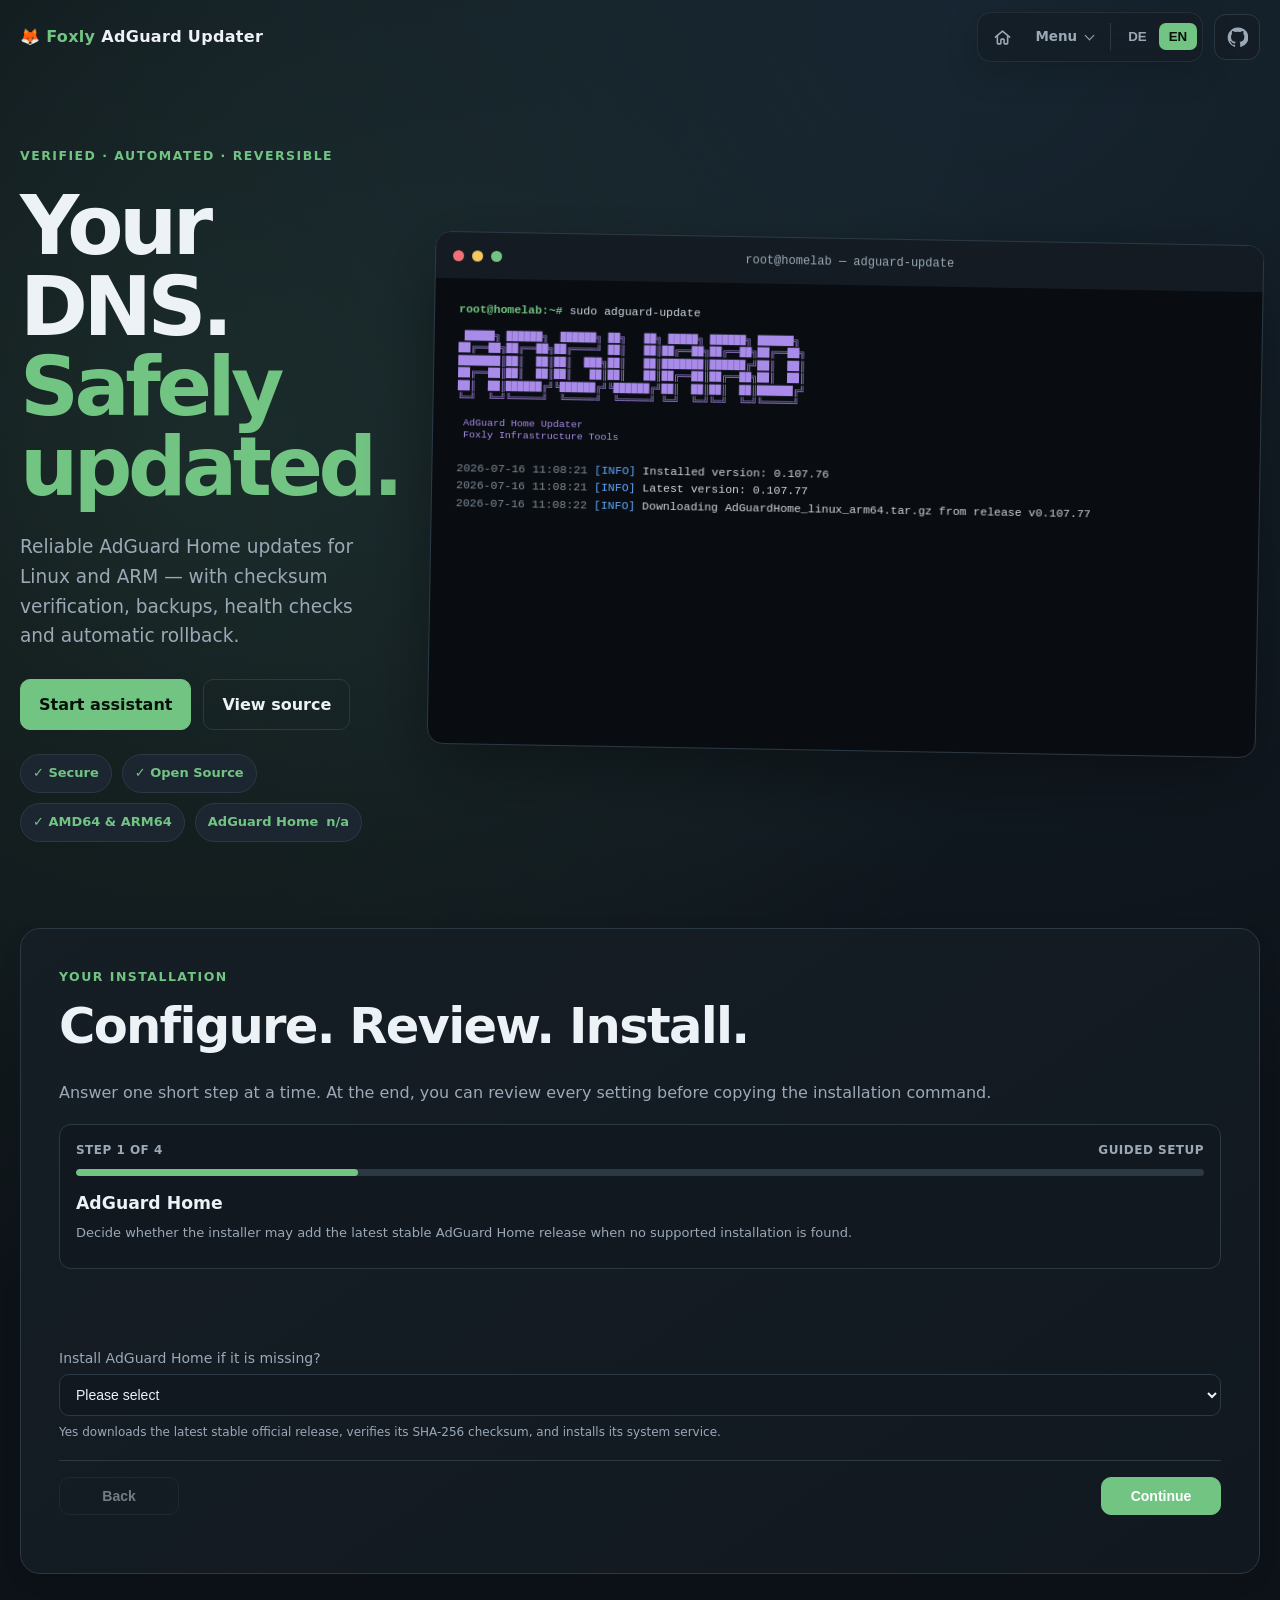
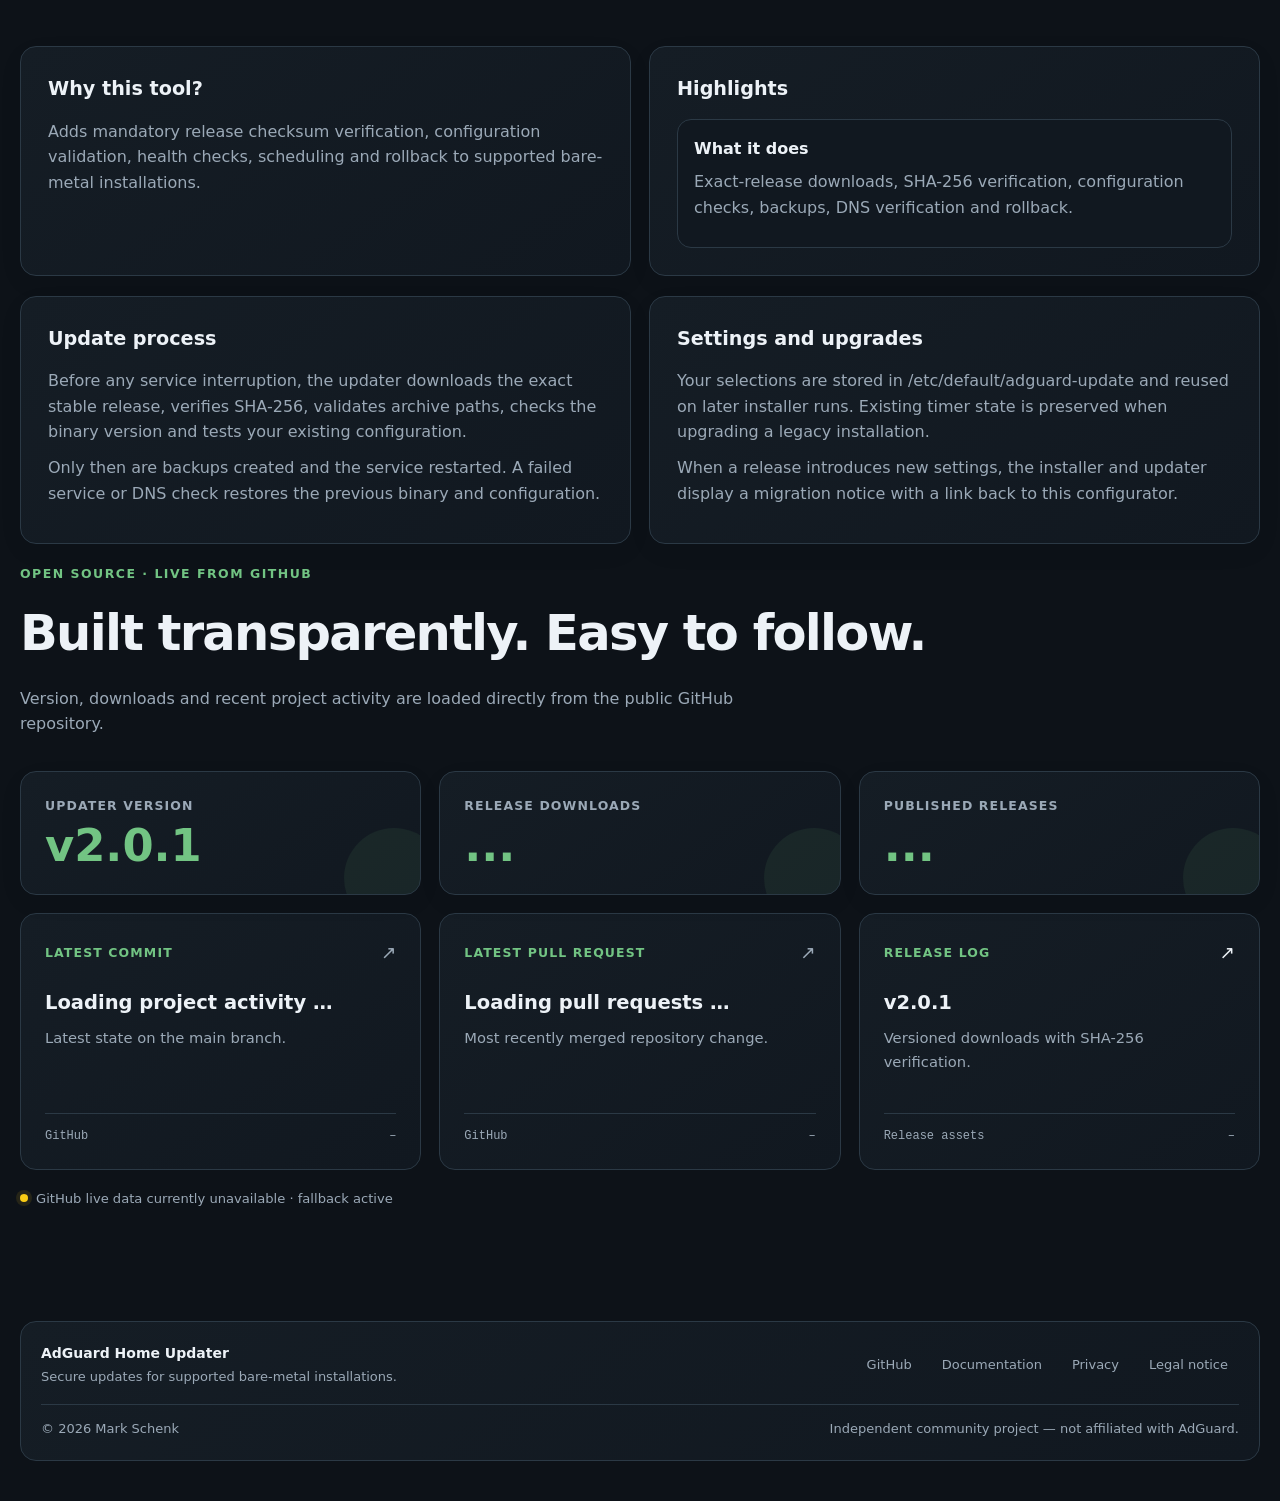
<file: docs/index.html>
<!DOCTYPE html>
<html lang="en">
<head>
    <meta charset="UTF-8">
    <meta name="viewport" content="width=device-width, initial-scale=1.0">
    <title>AdGuard Home Updater</title>

    <meta name="description" content="Safe and automated AdGuard Home updates for bare-metal installations on Linux and ARM systems.">
    <meta property="og:title" content="AdGuard Home Updater">
    <meta property="og:description" content="Safe and automated AdGuard Home updates for bare-metal installations.">
    <meta property="og:type" content="website">
    <link rel="canonical" href="https://adguard.foxly.de/">
    <meta property="og:image" content="https://adguard.foxly.de/assets/banner.webp">

    <style>
        :root {
            --accent: #67b279;
            --accent-strong: #4d9b61;

            /* light */
            --bg: #f4f8f5;
            --bg-soft: #eef5ef;
            --card: #ffffff;
            --card-soft: #f8fbf8;
            --border: #dce7dd;
            --text: #1f2937;
            --muted: #6b7280;
            --terminal-bg: #101418;
            --terminal-text: #d1d5db;
            --terminal-info: #60a5fa;
            --terminal-ok: #4ade80;
            --terminal-warn: #facc15;
            --terminal-error: #f87171;
        }

        body.dark {
            --accent: #6bcf7b;
            --accent-strong: #58b568;

            /* dark */
            --bg: #10161c;
            --bg-soft: #151d25;
            --card: #18212b;
            --card-soft: #1d2732;
            --border: #2c3946;
            --text: #e5e7eb;
            --muted: #9ca3af;
            --terminal-bg: #0a0d11;
            --terminal-text: #d1d5db;
            --terminal-info: #60a5fa;
            --terminal-ok: #4ade80;
            --terminal-warn: #facc15;
            --terminal-error: #f87171;
        }

        * {
            box-sizing: border-box;
        }

        html, body {
            margin: 0;
            padding: 0;
            font-family: -apple-system, BlinkMacSystemFont, "Segoe UI", Roboto, Helvetica, Arial, sans-serif;
            background: var(--bg);
            color: var(--text);
        }

        .container {
            max-width: 980px;
            margin: 0 auto;
            padding: 28px 20px 40px;
        }

        .topbar {
            display: flex;
            justify-content: space-between;
            align-items: center;
            gap: 12px;
            margin-bottom: 18px;
        }

        .toolbar-group {
            display: flex;
            gap: 8px;
            flex-wrap: wrap;
        }

        .toolbar-btn {
            appearance: none;
            border: 1px solid var(--border);
            background: var(--card);
            color: var(--text);
            padding: 8px 12px;
            border-radius: 10px;
            cursor: pointer;
            font-size: 14px;
            transition: 0.2s ease;
        }

        .toolbar-btn:hover {
            border-color: var(--accent);
            transform: translateY(-1px);
        }

        .toolbar-btn.active {
            background: var(--accent);
            border-color: var(--accent);
            color: #fff;
        }

        .github-link {
            display: inline-flex;
            align-items: center;
            gap: 8px;
            padding: 8px 12px;
            border: 1px solid var(--border);
            border-radius: 10px;
            background: var(--card);
            color: var(--text);
            font-size: 14px;
            font-weight: 600;
            text-decoration: none;
            transition: 0.2s ease;
        }

        .github-link:hover {
            border-color: var(--accent);
            color: var(--accent);
            transform: translateY(-1px);
        }

        .github-link svg {
            width: 18px;
            height: 18px;
            fill: currentColor;
        }

        .header {
            text-align: center;
            margin-bottom: 20px;
        }

        .header img {
            width: 100%;
            height: auto;
            display: block;
            margin-bottom: 20px;
            border: 1px solid var(--border);
            border-radius: 16px;
            box-shadow: 0 12px 36px rgba(0, 0, 0, 0.24);
        }

        .header h1 {
            margin: 0 0 8px;
            font-size: 2rem;
            line-height: 1.15;
        }

        .header p {
            margin: 0;
            color: var(--muted);
            font-size: 1rem;
        }

        .badges {
            display: flex;
            justify-content: center;
            flex-wrap: wrap;
            gap: 10px;
            margin: 22px 0 24px;
        }

        .badge {
            display: inline-flex;
            align-items: center;
            gap: 8px;
            padding: 8px 12px;
            border-radius: 999px;
            background: var(--bg-soft);
            border: 1px solid var(--border);
            color: var(--accent-strong);
            font-size: 13px;
            font-weight: 600;
        }

        .stats {
            display: grid;
            grid-template-columns: repeat(auto-fit, minmax(190px, 1fr));
            gap: 16px;
            margin-bottom: 20px;
        }

        .stat-card,
        .card {
            background: var(--card);
            border: 1px solid var(--border);
            border-radius: 16px;
            box-shadow: 0 8px 28px rgba(0, 0, 0, 0.04);
            transition: transform 0.18s ease, box-shadow 0.18s ease, border-color 0.18s ease;
        }

        .stat-card:hover,
        .card:hover {
            transform: translateY(-2px);
            box-shadow: 0 12px 32px rgba(0, 0, 0, 0.08);
            border-color: rgba(103, 178, 121, 0.45);
        }

        .stat-card {
            padding: 18px 16px;
            text-align: center;
        }

        .stat-icon {
            font-size: 1.5rem;
            margin-bottom: 8px;
        }

        .stat-title {
            font-size: 12px;
            color: var(--muted);
            text-transform: uppercase;
            letter-spacing: 0.06em;
            margin-bottom: 6px;
        }

        .stat-value {
            font-size: 1.35rem;
            font-weight: 700;
            word-break: break-word;
        }

        .card {
            padding: 22px;
            margin-bottom: 20px;
        }

        .card h2 {
            margin: 0 0 14px;
            font-size: 1.2rem;
        }

        .card p {
            margin: 0 0 10px;
            color: var(--muted);
        }

        .cta {
            background: linear-gradient(180deg, var(--card) 0%, var(--bg-soft) 100%);
            border: 2px solid rgba(103, 178, 121, 0.35);
        }

        .cta:hover {
            box-shadow:
                0 0 0 1px rgba(103, 178, 121, 0.2),
                0 0 24px rgba(103, 178, 121, 0.18);
        }

        .install-options {
            margin-bottom: 12px;
        }

        .wizard-header {
            margin: 18px 0;
            padding: 16px;
            border: 1px solid var(--border);
            border-radius: 12px;
            background: var(--card-soft);
        }

        .wizard-meta {
            display: flex;
            justify-content: space-between;
            gap: 12px;
            margin-bottom: 9px;
            color: var(--muted);
            font-size: 12px;
            font-weight: 700;
            letter-spacing: 0.04em;
            text-transform: uppercase;
        }

        .wizard-progress {
            height: 7px;
            margin-bottom: 14px;
            overflow: hidden;
            border-radius: 999px;
            background: var(--border);
        }

        .wizard-progress-bar {
            width: 20%;
            height: 100%;
            border-radius: inherit;
            background: linear-gradient(90deg, var(--accent-strong), var(--accent));
            transition: width 0.25s ease;
        }

        .wizard-title {
            margin: 0 0 5px;
            font-size: 1.08rem;
        }

        .wizard-description {
            margin: 0;
            color: var(--muted);
            font-size: 13px;
            line-height: 1.5;
        }

        .wizard-validation {
            min-height: 20px;
            margin: -6px 0 8px;
            color: #fca5a5;
            font-size: 12px;
        }

        .preset-tools {
            margin: 0 0 16px;
            padding: 12px;
            border: 1px dashed var(--border);
            border-radius: 10px;
            background: var(--card-soft);
        }

        .preset-tools[hidden] {
            display: none;
        }

        .preset-label {
            display: block;
            margin-bottom: 9px;
            color: var(--muted);
            font-size: 12px;
        }

        .config-grid {
            display: grid;
            grid-template-columns: repeat(auto-fit, minmax(210px, 1fr));
            gap: 14px;
            margin-bottom: 18px;
        }

        .config-field {
            display: none;
            grid-template-rows: minmax(3.6em, auto) 42px auto;
            align-content: start;
            gap: 7px;
        }

        .config-field.wizard-visible {
            display: grid;
        }

        .wizard-nav {
            display: flex;
            justify-content: space-between;
            align-items: center;
            gap: 12px;
            margin: 4px 0 20px;
            padding-top: 16px;
            border-top: 1px solid var(--border);
        }

        .advanced-toggle {
            display: block;
            margin: -4px 0 16px;
            padding: 8px 0;
            border: 0;
            background: transparent;
            color: var(--accent);
            cursor: pointer;
            font-size: 13px;
            font-weight: 700;
            text-align: left;
        }

        .advanced-toggle:hover {
            text-decoration: underline;
        }

        .advanced-toggle[hidden] {
            display: none;
        }

        .wizard-btn {
            appearance: none;
            min-width: 120px;
            padding: 10px 16px;
            border: 1px solid var(--border);
            border-radius: 10px;
            background: var(--card);
            color: var(--text);
            cursor: pointer;
            font-size: 14px;
            font-weight: 700;
        }

        .wizard-btn.primary {
            margin-left: auto;
            border-color: var(--accent);
            background: var(--accent);
            color: #fff;
        }

        .wizard-btn:hover:not(:disabled) {
            border-color: var(--accent);
            transform: translateY(-1px);
        }

        .wizard-btn:disabled {
            cursor: not-allowed;
            opacity: 0.45;
        }

        .wizard-review[hidden],
        .config-grid[hidden] {
            display: none;
        }

        .install-options label {
            display: flex;
            align-items: flex-end;
            font-size: 14px;
            line-height: 1.3;
            margin: 0;
            color: var(--muted);
        }

        .install-options select,
        .install-options input {
            width: 100%;
            min-height: 42px;
            padding: 10px 12px;
            border-radius: 10px;
            border: 1px solid var(--border);
            background: var(--card-soft);
            color: var(--text);
            font-size: 14px;
            outline: none;
        }

        .field-help {
            font-size: 12px;
            color: var(--muted);
        }

        .config-review {
            margin: 4px 0 20px;
            padding: 18px;
            border: 2px solid rgba(103, 178, 121, 0.45);
            border-radius: 14px;
            background: linear-gradient(145deg, var(--card) 0%, var(--bg-soft) 100%);
        }

        .review-header {
            display: flex;
            align-items: flex-start;
            justify-content: space-between;
            gap: 14px;
            margin-bottom: 6px;
        }

        .review-header h3,
        .command-heading {
            margin: 0;
            font-size: 1.05rem;
        }

        .review-kicker {
            display: block;
            margin-bottom: 4px;
            color: var(--accent-strong);
            font-size: 11px;
            font-weight: 700;
            letter-spacing: 0.08em;
            text-transform: uppercase;
        }

        .review-state {
            flex: 0 0 auto;
            padding: 6px 9px;
            border: 1px solid rgba(103, 178, 121, 0.5);
            border-radius: 999px;
            background: rgba(103, 178, 121, 0.12);
            color: var(--accent-strong);
            font-size: 12px;
            font-weight: 700;
        }

        .review-state.warning {
            border-color: rgba(217, 119, 6, 0.45);
            background: rgba(245, 158, 11, 0.12);
            color: #b45309;
        }

        body.dark .review-state.warning {
            color: #fbbf24;
        }

        .review-intro,
        .command-intro {
            margin: 0 0 14px;
            color: var(--muted);
            font-size: 13px;
            line-height: 1.5;
        }

        .config-summary {
            display: grid;
            grid-template-columns: repeat(2, minmax(0, 1fr));
            gap: 10px;
        }

        .review-item {
            padding: 12px;
            border: 1px solid var(--border);
            border-radius: 10px;
            background: var(--card);
        }

        .review-item-title {
            display: block;
            margin-bottom: 4px;
            color: var(--muted);
            font-size: 11px;
            font-weight: 700;
            letter-spacing: 0.05em;
            text-transform: uppercase;
        }

        .review-item-value {
            display: block;
            margin-bottom: 5px;
            color: var(--text);
            font-size: 14px;
            font-weight: 700;
        }

        .review-item-detail {
            color: var(--muted);
            font-size: 12px;
            line-height: 1.45;
        }

        .config-notices {
            display: grid;
            gap: 8px;
            margin-top: 12px;
        }

        .config-notice {
            padding: 10px 12px;
            border-left: 4px solid var(--accent);
            border-radius: 8px;
            background: rgba(103, 178, 121, 0.1);
            color: var(--text);
            font-size: 12px;
            line-height: 1.45;
        }

        .config-notice.warning {
            border-left-color: #d97706;
            background: rgba(245, 158, 11, 0.12);
        }

        .config-notice.error {
            border-left-color: #dc2626;
            background: rgba(239, 68, 68, 0.12);
        }

        .command-heading {
            margin-bottom: 5px;
        }

        .command-steps {
            margin: 0 0 14px;
            padding-left: 22px;
            color: var(--muted);
            font-size: 13px;
            line-height: 1.55;
        }

        .command-steps li + li {
            margin-top: 4px;
        }

        .command-scope {
            margin: 0 0 12px;
            padding: 10px 12px;
            border-radius: 8px;
            background: var(--card-soft);
            border: 1px solid var(--border);
            color: var(--text);
            font-size: 12px;
            line-height: 1.45;
        }

        .install-box {
            position: relative;
            display: flex;
            align-items: stretch;
            gap: 10px;
            background: #0f172a;
            color: #22c55e;
            border-radius: 12px;
            padding: 14px;
            overflow: hidden;
            flex-wrap: wrap;
            box-shadow:
                0 0 0 1px rgba(103, 178, 121, 0.25),
                0 0 20px rgba(103, 178, 121, 0.12);
        }

        .install-box code {
            flex: 1 1 420px;
            min-width: 0;
            font-family: ui-monospace, SFMono-Regular, Menlo, Consolas, monospace;
            font-size: 14px;
            line-height: 1.5;
            white-space: pre-wrap;
            word-break: break-word;
        }

        .copy-btn {
            align-self: flex-start;
            appearance: none;
            border: none;
            background: var(--accent);
            color: #fff;
            padding: 8px 12px;
            border-radius: 10px;
            cursor: pointer;
            font-size: 13px;
            font-weight: 600;
            transition: 0.2s ease;
        }

        .copy-btn:hover {
            background: var(--accent-strong);
        }

        .copy-btn:disabled {
            cursor: not-allowed;
            opacity: 0.5;
        }

        .copy-feedback {
            min-height: 18px;
            margin-top: 10px;
            font-size: 13px;
            color: var(--accent-strong);
        }

        .install-hint {
            margin-top: 10px;
            font-size: 13px;
            color: var(--muted);
        }

        .install-trust {
            margin-top: 10px;
            font-size: 13px;
            color: var(--muted);
        }

        .grid-2 {
            display: grid;
            grid-template-columns: repeat(auto-fit, minmax(260px, 1fr));
            gap: 16px;
        }

        .mini-card {
            background: var(--card-soft);
            border: 1px solid var(--border);
            border-radius: 14px;
            padding: 16px;
        }

        .mini-card strong {
            display: block;
            margin-bottom: 8px;
        }

        .terminal {
            background: var(--terminal-bg);
            color: var(--terminal-text);
            border-radius: 12px;
            padding: 16px;
            height: 280px;              /* FIXED HEIGHT */
            font-family: ui-monospace, SFMono-Regular, Menlo, Consolas, monospace;
            font-size: 13px;
            line-height: 1.45;
            white-space: pre-wrap;
            overflow: hidden;           /* verhindert Wachstum */
            border: 1px solid rgba(255,255,255,0.04);
        }

        .log-info { color: var(--terminal-info); }
        .log-ok { color: var(--terminal-ok); }
        .log-warn { color: var(--terminal-warn); }
        .log-error { color: var(--terminal-error); }
        .log-time { color: #7f8b98; }
        .curl-progress { color: #cbd5df; }
        .banner { color: #9ca3af; }

        .footer {
            margin-top: 28px;
            padding: 20px;
            border: 1px solid var(--border);
            border-radius: 16px;
            background: var(--card);
            color: var(--muted);
            font-size: 13px;
        }

        .footer-main,
        .footer-bottom {
            display: flex;
            justify-content: space-between;
            align-items: center;
            gap: 16px;
        }

        .footer-brand strong {
            display: block;
            margin-bottom: 3px;
            color: var(--text);
            font-size: 14px;
        }

        .footer-links {
            display: flex;
            align-items: center;
            gap: 8px;
            flex-wrap: wrap;
        }

        .footer-links a {
            padding: 7px 10px;
            border: 1px solid transparent;
            border-radius: 8px;
            color: var(--muted);
            text-decoration: none;
        }

        .footer-links a:hover {
            border-color: var(--border);
            background: var(--card-soft);
            color: var(--accent);
        }

        .footer-bottom {
            margin-top: 16px;
            padding-top: 14px;
            border-top: 1px solid var(--border);
        }

        @media (max-width: 640px) {
            .topbar {
                flex-direction: column;
                align-items: stretch;
            }

            .toolbar-group {
                justify-content: center;
            }

            .header h1 {
                font-size: 1.7rem;
            }

            .card,
            .stat-card {
                border-radius: 14px;
            }

            .config-field {
                grid-template-rows: auto 42px auto;
            }

            .review-header {
                flex-direction: column;
            }

            .config-summary {
                grid-template-columns: 1fr;
            }

            .wizard-nav,
            .footer-main,
            .footer-bottom {
                align-items: stretch;
                flex-direction: column;
            }

            .wizard-btn {
                width: 100%;
            }

            .wizard-btn.primary {
                margin-left: 0;
            }

            .footer-links {
                align-items: stretch;
                flex-direction: column;
            }
        }

        /* MOTD-inspired landing page */
        body.dark {
            --bg: #0d1218;
            --bg-soft: #1b2631;
            --card: #151d25;
            --card-soft: #111820;
            --border: #2b3945;
            --text: #edf2f7;
            --muted: #9ba9b7;
            --accent: #72c483;
            --accent-strong: #72c483;
        }

        html {
            scroll-behavior: smooth;
        }

        body.dark {
            min-height: 100vh;
            background:
                radial-gradient(circle at 75% 0, rgba(94, 183, 232, 0.12), transparent 35%),
                radial-gradient(circle at 15% 15%, rgba(114, 196, 131, 0.12), transparent 30%),
                var(--bg);
            font: 16px/1.6 Inter, ui-sans-serif, system-ui, -apple-system, BlinkMacSystemFont, "Segoe UI", sans-serif;
        }

        .container {
            width: min(1400px, calc(100% - 40px));
            max-width: none;
            padding: 0 0 40px;
        }

        .topbar {
            min-height: 74px;
            align-items: center;
            flex-direction: row;
            gap: 20px;
            margin: 0;
        }

        .brand {
            color: var(--text);
            font-weight: 800;
            letter-spacing: 0.02em;
            text-decoration: none;
        }

        .brand span,
        .hero h1 em {
            color: var(--accent);
        }

        .links,
        .nav-group,
        .language-switch {
            display: flex;
            align-items: center;
            gap: 10px;
        }

        .links { gap: 4px; padding: 5px; border: 1px solid rgba(255,255,255,.07); border-radius: 14px; background: rgba(21,29,37,.74); box-shadow: 0 10px 35px rgba(0,0,0,.16); backdrop-filter: blur(14px); }
        .links > a, .nav-dropdown > summary { display: flex; align-items: center; min-height: 38px; margin: 0; padding: 7px 11px; border-radius: 9px; color: var(--muted); text-decoration: none; font-size: .84rem; font-weight: 700; white-space: nowrap; transition: background .18s ease, color .18s ease; }
        .links > a:hover, .links > a:focus-visible, .nav-dropdown > summary:hover, .nav-dropdown > summary:focus-visible { background: var(--soft); color: var(--text); outline: none; }
        .nav-home { justify-content: center; width: 38px; height: 38px; flex: 0 0 auto; padding: 0 !important; }
        .nav-home svg { width: 19px; height: 19px; }
        .nav-dropdown { position: relative; }
        .nav-dropdown > summary { cursor: pointer; list-style: none; }
        .nav-dropdown > summary::-webkit-details-marker { display: none; }
        .nav-dropdown > summary::after { width: 6px; height: 6px; margin: -3px 1px 0 8px; border-right: 1.5px solid currentColor; border-bottom: 1.5px solid currentColor; content: ""; transform: rotate(45deg); transition: transform .18s ease; }
        .nav-dropdown[open] > summary::after { margin-top: 3px; transform: rotate(225deg); }
        .nav-dropdown-menu { position: absolute; z-index: 30; top: calc(100% + 9px); left: 0; display: grid; min-width: 210px; max-width: calc(100vw - 40px); overflow: hidden; padding: 6px; border: 1px solid var(--border); border-radius: 13px; background: rgba(15,22,29,.98); box-shadow: 0 24px 65px rgba(0,0,0,.42); }
        .nav-dropdown-menu a { padding: 9px 11px; border-radius: 8px; color: var(--muted); text-decoration: none; font-size: .8rem; white-space: nowrap; }
        .nav-dropdown-menu a:hover, .nav-dropdown-menu a:focus-visible { background: var(--soft); color: var(--text); outline: none; }

        .github-button {
            display: grid;
            width: 46px;
            height: 46px;
            flex: 0 0 46px;
            place-items: center;
            border: 1px solid var(--border);
            border-radius: 12px;
            background: rgba(21, 29, 37, .78);
            color: var(--muted);
            text-decoration: none;
            transition: border-color .18s ease, background .18s ease, color .18s ease, transform .18s ease;
        }

        .github-button:hover,
        .github-button:focus-visible {
            border-color: rgba(114, 196, 131, .5);
            background: var(--soft);
            color: var(--accent);
            outline: none;
            transform: translateY(-1px);
        }

        .github-button svg {
            width: 21px;
            height: 21px;
            fill: currentColor;
        }

        .language-switch {
            gap: 2px;
            margin-left: 2px;
            padding: 0 0 0 7px;
            border-left: 1px solid var(--border);
        }

        .lang-button {
            border: 0;
            background: transparent;
            color: var(--muted);
            padding: 6px 10px;
            border-radius: 7px;
            cursor: pointer;
            font-weight: 800;
        }

        .lang-button.active {
            background: var(--accent);
            color: #07110a;
        }

        .hero {
            display: grid;
            grid-template-columns: minmax(320px, 0.62fr) minmax(0, 1.38fr);
            gap: 38px;
            align-items: center;
            padding: 72px 0 86px;
        }

        .eyebrow {
            color: var(--accent);
            font-size: 0.78rem;
            font-weight: 700;
            letter-spacing: 0.12em;
            text-transform: uppercase;
        }

        .hero h1 {
            margin: 0.25em 0 0.3em;
            font-size: clamp(3rem, 6.4vw, 5.4rem);
            line-height: 0.98;
            letter-spacing: -0.055em;
        }

        .hero h1 em {
            font-style: normal;
        }

        .hero-lead {
            max-width: 620px;
            margin: 0;
            color: var(--muted);
            font-size: 1.16rem;
        }

        .hero-actions {
            display: flex;
            flex-wrap: wrap;
            gap: 12px;
            margin-top: 28px;
        }

        .hero-button {
            display: inline-block;
            padding: 12px 18px;
            border: 1px solid var(--accent);
            border-radius: 10px;
            background: var(--accent);
            color: #07110a;
            font-weight: 800;
            text-decoration: none;
        }

        .hero-button.secondary {
            border-color: var(--border);
            background: transparent;
            color: var(--text);
        }

        .hero .badges {
            justify-content: flex-start;
            margin: 24px 0 0;
        }

        .terminal-shell {
            overflow: hidden;
            border: 1px solid var(--border);
            border-radius: 16px;
            background: #090d11;
            box-shadow: 0 24px 70px rgba(0, 0, 0, 0.38);
            transform: rotate(1deg);
        }

        .terminal-head {
            display: flex;
            align-items: center;
            height: 46px;
            padding: 0 17px;
            background: #141b22;
        }

        .terminal-dots {
            display: flex;
            gap: 8px;
        }

        .terminal-dot {
            width: 11px;
            height: 11px;
            border-radius: 50%;
            background: #f07178;
        }

        .terminal-dot:nth-child(2) { background: #f6c85f; }
        .terminal-dot:nth-child(3) { background: var(--accent); }

        .terminal-title {
            margin: 0 auto;
            padding-right: 49px;
            color: var(--muted);
            font: 12px ui-monospace, SFMono-Regular, Menlo, Consolas, monospace;
        }

        .terminal-output {
            height: 465px;
            overflow: hidden;
            padding: 22px 24px 26px;
            color: var(--terminal-text);
            font: 11.5px/1.5 ui-monospace, SFMono-Regular, Menlo, Consolas, monospace;
            white-space: pre-wrap;
        }

        .terminal-output .banner {
            display: block;
            overflow: hidden;
            color: #a98bea;
            font-size: clamp(7px, 0.78vw, 10px);
            line-height: 1.25;
            white-space: pre;
        }

        .terminal-command {
            color: #cbd5df;
        }

        .terminal-prompt {
            color: var(--accent);
            font-weight: 700;
        }

        .terminal-cursor {
            display: inline-block;
            width: 0.62em;
            height: 1.05em;
            margin-left: 0.25em;
            background: #cbd5df;
            vertical-align: -0.18em;
            animation: cursor-blink 1s steps(1, end) infinite;
        }

        @keyframes cursor-blink {
            0%, 48% { opacity: 1; }
            49%, 100% { opacity: 0; }
        }

        @keyframes terminal-settle {
            from { transform: perspective(900px) rotateZ(1deg) rotateY(-8deg) translateX(16px); }
            to { transform: perspective(900px) rotateZ(1deg) rotateY(0) translateX(0); }
        }

        .stats {
            margin-bottom: 72px;
        }

        .project-section {
            padding: 0 0 84px;
        }

        .project-section h2 {
            margin: 0.2em 0 0.25em;
            font-size: clamp(2rem, 4vw, 3.1rem);
            letter-spacing: -0.035em;
        }

        .project-lead {
            max-width: 720px;
            margin: 0 0 34px;
            color: var(--muted);
        }

        .project-section .stats {
            grid-template-columns: repeat(3, minmax(0, 1fr));
            gap: 18px;
            margin-bottom: 18px;
        }

        .project-section .stat-card {
            position: relative;
            overflow: hidden;
            padding: 24px;
            text-align: left;
        }

        .project-section .stat-card::after {
            position: absolute;
            right: -24px;
            bottom: -34px;
            width: 100px;
            height: 100px;
            border-radius: 50%;
            background: rgba(114, 196, 131, 0.08);
            content: "";
        }

        .project-section .stat-icon {
            display: none;
        }

        .project-section .stat-title {
            margin: 0;
            font-size: 0.78rem;
            font-weight: 800;
            letter-spacing: 0.09em;
        }

        .project-section .stat-value {
            margin-top: 5px;
            color: var(--accent);
            font-size: clamp(1.8rem, 4vw, 2.8rem);
            font-weight: 850;
            line-height: 1.1;
        }

        .activity-grid {
            display: grid;
            grid-template-columns: repeat(3, minmax(0, 1fr));
            gap: 18px;
        }

        .activity-card {
            display: flex;
            min-width: 0;
            min-height: 220px;
            flex-direction: column;
            padding: 24px;
            border: 1px solid var(--border);
            border-radius: 16px;
            background: linear-gradient(145deg, var(--card), var(--card-soft));
            color: var(--text);
            text-decoration: none;
            transition: border-color 180ms ease, transform 180ms ease, box-shadow 180ms ease;
        }

        .activity-card:hover {
            border-color: var(--accent);
            box-shadow: 0 12px 32px rgba(0, 0, 0, 0.08);
            transform: translateY(-3px);
        }

        .activity-card:focus-visible {
            outline: 3px solid rgba(114, 196, 131, 0.45);
            outline-offset: 3px;
        }

        .activity-top,
        .activity-meta {
            display: flex;
            align-items: center;
            justify-content: space-between;
            gap: 12px;
        }

        .activity-kind {
            color: var(--accent);
            font-size: 0.78rem;
            font-weight: 850;
            letter-spacing: 0.09em;
            text-transform: uppercase;
        }

        .activity-arrow {
            color: var(--muted);
            font-size: 1.15rem;
        }

        .activity-title {
            margin: 22px 0 10px;
            font-size: 1.22rem;
            line-height: 1.35;
            overflow-wrap: anywhere;
        }

        .activity-description {
            margin: 0 0 20px;
            color: var(--muted);
            font-size: 0.92rem;
        }

        .release-main-link {
            color: inherit;
            text-decoration: none;
        }

        .release-main-link:hover {
            color: var(--accent);
        }

        .release-entries {
            display: grid;
            gap: 10px;
            margin: 0 0 20px;
            padding: 0;
            list-style: none;
        }

        .release-entry {
            padding-top: 10px;
            border-top: 1px solid var(--border);
        }

        .release-entry-title {
            display: block;
            margin-bottom: 3px;
            font-size: 0.88rem;
            line-height: 1.35;
        }

        .release-entry-links {
            color: var(--muted);
            font-size: 0.78rem;
        }

        .release-entry-links a {
            color: var(--accent);
            text-decoration: none;
        }

        .release-entry-links a:hover {
            text-decoration: underline;
        }

        .activity-meta {
            margin-top: auto;
            padding-top: 14px;
            border-top: 1px solid var(--border);
            color: var(--muted);
            font: 12px/1.4 ui-monospace, SFMono-Regular, Menlo, Consolas, monospace;
        }

        .activity-meta span:first-child {
            min-width: 0;
            overflow: hidden;
            text-overflow: ellipsis;
            white-space: nowrap;
        }

        .live-line {
            display: flex;
            align-items: center;
            gap: 8px;
            margin-top: 18px;
            color: var(--muted);
            font-size: 0.82rem;
        }

        .live-dot {
            width: 8px;
            height: 8px;
            border-radius: 50%;
            background: var(--accent);
            box-shadow: 0 0 0 4px rgba(114, 196, 131, 0.1);
        }

        .live-line[data-state="error"] .live-dot {
            background: var(--terminal-warn);
            box-shadow: 0 0 0 4px rgba(250, 204, 21, 0.1);
        }

        .stat-card,
        .card,
        .footer {
            background: linear-gradient(145deg, var(--card), var(--card-soft));
        }

        .cta {
            margin-bottom: 72px;
            padding: 38px;
            border: 1px solid var(--border);
            border-radius: 20px;
        }

        .cta > h2 {
            font-size: clamp(2rem, 4vw, 3.1rem);
            letter-spacing: -0.035em;
        }

        .grid-2 {
            gap: 18px;
        }

        .grid-2 .card {
            padding: 27px;
        }

        @media (min-width: 1021px) and (hover: hover) and (pointer: fine) {
            .terminal-shell {
                transform: perspective(900px) rotateZ(1deg) rotateY(0) translateX(0);
                transform-style: preserve-3d;
                transition: transform 280ms ease-in-out, box-shadow 280ms ease-in-out;
                animation: terminal-settle 700ms ease-out;
                will-change: transform;
            }

            .terminal-shell:hover {
                transform: perspective(900px) rotateZ(1deg) rotateY(-8deg) translateX(16px);
                box-shadow: 0 30px 85px rgba(0, 0, 0, 0.48);
            }
        }

        @media (max-width: 1020px) {
            .hero {
                grid-template-columns: 1fr;
                padding-top: 42px;
            }

            .terminal-shell {
                transform: none;
            }

            .project-section .stats,
            .activity-grid {
                grid-template-columns: 1fr 1fr;
            }

            .activity-grid .activity-card:last-child {
                grid-column: 1 / -1;
            }
        }

        @media (max-width: 700px) {
            .container {
                width: min(100% - 24px, 1400px);
            }

            .hero {
                gap: 38px;
                padding-bottom: 60px;
            }

            .terminal-output {
                height: 410px;
                padding: 18px 14px 22px;
                font-size: 10px;
            }

            .stats,
            .cta {
                margin-bottom: 54px;
            }

            .project-section {
                padding: 0 0 60px;
            }

            .project-section .stats,
            .activity-grid {
                grid-template-columns: 1fr;
            }

            .activity-grid .activity-card:last-child {
                grid-column: auto;
            }

            .project-section .stat-card,
            .activity-card {
                padding: 20px;
            }

            .activity-card {
                min-height: 190px;
            }

            .cta {
                padding: 22px;
            }
        }

        @media (max-width: 560px) {
            .topbar {
                align-items: center;
                flex-wrap: wrap;
                gap: 10px;
                padding: 12px 0;
            }

            .nav-group {
                width: 100%;
                align-items: center;
                justify-content: space-between;
                flex-direction: row;
            }

            .github-button { width: 44px; height: 44px; flex-basis: 44px; }
        }

        @media (prefers-reduced-motion: reduce) {
            html { scroll-behavior: auto; }
            .terminal-shell { animation: none; transition: none; }
            .terminal-shell:hover { transform: none; }
            .terminal-cursor { animation: none; }
        }
    </style>
</head>
<body class="dark">
    <div class="container">

        <header class="topbar">
            <a class="brand" href="#top">🦊 <span>Foxly</span> AdGuard Updater</a>
            <div class="nav-group">
                <nav class="links" aria-label="Main navigation">
                    <a class="nav-home" href="#top" aria-label="Home" title="Home"><svg viewBox="0 0 24 24" fill="none" stroke="currentColor" stroke-width="2" stroke-linecap="round" stroke-linejoin="round" aria-hidden="true"><path d="M3 11.5 12 4l9 7.5"/><path d="M5.5 10v9a1 1 0 0 0 1 1H9a1 1 0 0 0 1-1v-4a1 1 0 0 1 1-1h2a1 1 0 0 1 1 1v4a1 1 0 0 0 1 1h2.5a1 1 0 0 0 1-1v-9"/></svg></a>
                    <details class="nav-dropdown">
                        <summary data-en="Menu" data-de="Menü">Menu</summary>
                        <div class="nav-dropdown-menu">
                            <a href="#assistant" data-en="Assistant" data-de="Assistent">Assistant</a>
                            <a href="#features" data-en="Features" data-de="Features">Features</a>
                            <a href="#project" data-en="Project" data-de="Projekt">Project</a>
                            <a href="docs.html" data-en="Documentation" data-de="Docs">Documentation</a>
                            <a href="https://rootguard.foxly.de/tools.html" data-en="Foxly tools" data-de="Foxly Tools">Foxly tools</a>
                        </div>
                    </details>
                    <div class="language-switch" aria-label="Language">
                        <button class="lang-button" id="btn-de" type="button" onclick="setLang('de')">DE</button>
                        <button class="lang-button active" id="btn-en" type="button" onclick="setLang('en')">EN</button>
                    </div>
                </nav>
                <a class="github-button" href="https://github.com/foxly-it/adguard-home-updater" target="_blank" rel="noopener noreferrer" aria-label="AdGuard Home Updater on GitHub"><svg viewBox="0 0 24 24" aria-hidden="true"><path d="M12 .7a11.3 11.3 0 0 0-3.6 22c.6.1.8-.2.8-.5v-2c-3.3.7-4-1.4-4-1.4-.5-1.4-1.3-1.8-1.3-1.8-1.1-.7.1-.7.1-.7 1.2.1 1.8 1.2 1.8 1.2 1.1 1.8 2.8 1.3 3.5 1 .1-.8.4-1.3.8-1.6-2.7-.3-5.5-1.3-5.5-5.9 0-1.3.5-2.4 1.2-3.2-.1-.3-.5-1.5.1-3.2 0 0 1-.3 3.3 1.2a11.4 11.4 0 0 1 6 0c2.3-1.5 3.3-1.2 3.3-1.2.6 1.7.2 2.9.1 3.2.8.8 1.2 1.9 1.2 3.2 0 4.6-2.8 5.6-5.5 5.9.4.4.8 1.1.8 2.2v3.3c0 .3.2.6.8.5A11.3 11.3 0 0 0 12 .7Z"/></svg></a>
            </div>
        </header>

        <main id="top">
        <section class="hero" aria-labelledby="hero-title">
            <div class="hero-copy">
                <div class="eyebrow" data-en="Verified · Automated · Reversible" data-de="Geprüft · Automatisiert · Reversibel">Verified · Automated · Reversible</div>
                <h1 id="hero-title" data-en="Your DNS.<br><em>Safely updated.</em>" data-de="Dein DNS.<br><em>Sicher aktuell.</em>">Your DNS.<br><em>Safely updated.</em></h1>
                <p class="hero-lead"
                   data-en="Reliable AdGuard Home updates for Linux and ARM — with checksum verification, backups, health checks and automatic rollback."
                   data-de="Zuverlässige AdGuard-Home-Updates für Linux und ARM – mit Prüfsummen, Backups, Healthchecks und automatischem Rollback.">Reliable AdGuard Home updates for Linux and ARM — with checksum verification, backups, health checks and automatic rollback.</p>
                <div class="hero-actions">
                    <a class="hero-button" href="#assistant" data-en="Start assistant" data-de="Assistent starten">Start assistant</a>
                    <a class="hero-button secondary" href="https://github.com/foxly-it/adguard-home-updater" target="_blank" rel="noopener noreferrer" data-en="View source" data-de="Quellcode ansehen">View source</a>
                </div>
                <div class="badges" aria-label="Project highlights">
                    <span class="badge" data-en="✓ Secure" data-de="✓ Sicher">✓ Secure</span>
                    <span class="badge">✓ Open Source</span>
                    <span class="badge">✓ AMD64 &amp; ARM64</span>
                    <span class="badge">AdGuard Home <span id="aghVersion">...</span></span>
                </div>
            </div>
            <div class="terminal-shell" aria-label="Live AdGuard Home Updater terminal preview">
                <div class="terminal-head">
                    <div class="terminal-dots" aria-hidden="true">
                        <span class="terminal-dot"></span><span class="terminal-dot"></span><span class="terminal-dot"></span>
                    </div>
                    <span class="terminal-title">root@homelab — adguard-update</span>
                </div>
                <div class="terminal-output" id="terminal" role="log" aria-live="off"></div>
            </div>
        </section>

        <div class="card cta" id="assistant">
            <div class="eyebrow" data-en="Your installation" data-de="Deine Installation">Your installation</div>
            <h2 data-en="Configure. Review. Install." data-de="Konfigurieren. Prüfen. Installieren.">Configure. Review. Install.</h2>

            <p data-en="Answer one short step at a time. At the end, you can review every setting before copying the installation command."
               data-de="Beantworte nacheinander wenige verständliche Fragen. Am Ende kannst du jede Einstellung prüfen, bevor du den Installationsbefehl kopierst.">
                Answer one short step at a time and review everything before installation.
            </p>

            <div class="preset-tools" id="presetTools" hidden>
                <span class="preset-label"
                      data-en="Optional quick selection — you can still change every value afterward."
                      data-de="Optionale Schnellwahl – alle Werte können danach weiterhin geändert werden.">Optional quick selection.</span>
                <div class="toolbar-group">
                    <button class="toolbar-btn" onclick="applyPreset('safe')" data-en="Recommended automatic" data-de="Empfohlen automatisch">Recommended automatic</button>
                    <button class="toolbar-btn" onclick="applyPreset('notify')" data-en="Report only" data-de="Nur melden">Report only</button>
                    <button class="toolbar-btn" onclick="applyPreset('manual')" data-en="Manual only" data-de="Nur manuell">Manual only</button>
                </div>
            </div>

            <div class="wizard-header" id="wizardHeader">
                <div class="wizard-meta">
                    <span id="wizardStepLabel">Step 1 of 5</span>
                    <span data-en="Guided setup" data-de="Geführte Einrichtung">Guided setup</span>
                </div>
                <div class="wizard-progress" id="wizardProgressTrack" role="progressbar"
                     aria-label="Configuration progress" aria-valuemin="1" aria-valuemax="5" aria-valuenow="1">
                    <div class="wizard-progress-bar" id="wizardProgress"></div>
                </div>
                <h3 class="wizard-title" id="wizardTitle">AdGuard Home</h3>
                <p class="wizard-description" id="wizardDescription"></p>
            </div>
            <div class="wizard-validation" id="wizardValidation" role="alert" aria-live="polite"></div>

            <div class="install-options config-grid" id="configGrid">
                <div class="config-field" data-step="1">
                    <label for="installAdguard"
                           data-en="Install AdGuard Home if it is missing?"
                           data-de="AdGuard Home installieren, falls es fehlt?">Install AdGuard Home if it is missing?</label>
                    <select id="installAdguard" onchange="updateBuilder()" required>
                        <option value="" selected disabled data-en="Please select" data-de="Bitte auswählen">Please select</option>
                        <option value="yes" data-en="Yes, install it if needed" data-de="Ja, bei Bedarf mitinstallieren">Yes, install it if needed</option>
                        <option value="no" data-en="No, abort if it is missing" data-de="Nein, bei Fehlen abbrechen">No, abort if it is missing</option>
                    </select>
                    <span class="field-help"
                          data-en="Yes downloads the latest stable official release, verifies its SHA-256 checksum, and installs its system service."
                          data-de="Ja lädt das aktuelle stabile offizielle Release, prüft dessen SHA-256-Summe und installiert den Systemdienst.">Choose whether the installer may add AdGuard Home.</span>
                </div>
                <div class="config-field" data-step="2">
                    <label for="timerMode" data-en="Scheduled updates" data-de="Geplante Updates">Scheduled updates</label>
                    <select id="timerMode" onchange="updateBuilder()">
                        <option value="disabled">Disabled</option>
                        <option value="enabled">Enabled</option>
                    </select>
                </div>
                <div class="config-field timer-setting" id="delayEnabledField" data-step="2">
                    <label for="autoInstall" data-en="Install updates automatically?" data-de="Updates automatisch installieren?">Install updates automatically?</label>
                    <select id="autoInstall" onchange="updateBuilder()">
                        <option value="yes">Yes</option><option value="no">No, only report them</option>
                    </select>
                    <span class="field-help" data-en="No means the timer only reports available releases in the journal. Example: review first, then run sudo adguard-update manually."
                          data-de="Nein bedeutet: Der Timer meldet verfügbare Releases nur im Journal. Beispiel: erst prüfen, dann sudo adguard-update manuell ausführen.">Choose automatic installation or notification only.</span>
                </div>
                <div class="config-field timer-setting" data-step="2">
                    <label for="delayEnabled" data-en="Wait before installing a new release?" data-de="Vor Installation eines neuen Releases warten?">Wait before installing a new release?</label>
                    <select id="delayEnabled" onchange="updateBuilder()">
                        <option value="no">No</option><option value="yes">Yes</option>
                    </select>
                    <span class="field-help" data-en="A waiting period lets early release problems surface. Example: 7 days for production DNS."
                          data-de="Eine Wartezeit lässt frühe Release-Probleme sichtbar werden. Beispiel: 7 Tage für produktives DNS.">Optional release stabilization period.</span>
                </div>
                <div class="config-field timer-setting" id="delayDaysField" data-step="2">
                    <label for="delayDays" data-en="Release delay in days" data-de="Release-Wartezeit in Tagen">Release delay in days</label>
                    <input id="delayDays" type="number" min="1" max="30" value="7" oninput="updateBuilder()">
                </div>
                <div class="config-field" data-step="4">
                    <label for="multipleBackups" data-en="Keep multiple backups?" data-de="Mehrere Backups aufbewahren?">Keep multiple backups?</label>
                    <select id="multipleBackups" onchange="updateBuilder()">
                        <option value="yes">Yes</option><option value="no">No, keep only one</option>
                    </select>
                    <span class="field-help" data-en="Versioned backups allow sudo adguard-update --rollback after a problematic release."
                          data-de="Versionierte Backups erlauben nach einem problematischen Release sudo adguard-update --rollback.">Controls rollback history.</span>
                </div>
                <div class="config-field" id="retentionField" data-step="4">
                    <label for="backupRetention" data-en="Number of backups" data-de="Anzahl der Backups">Number of backups</label>
                    <input id="backupRetention" type="number" min="2" max="10" value="3" oninput="updateBuilder()">
                </div>
                <div class="config-field" data-step="4">
                    <label for="healthRollback" data-en="Rollback when DNS health check fails?" data-de="Rollback bei fehlgeschlagenem DNS-Healthcheck?">Rollback when DNS health check fails?</label>
                    <select id="healthRollback" onchange="updateBuilder()">
                        <option value="yes">Yes (recommended)</option><option value="no">No, warn only</option>
                    </select>
                    <span class="field-help" data-en="Yes restores the previous binary and configuration. No keeps the new version and records a warning."
                          data-de="Ja stellt Binary und Konfiguration wieder her. Nein behält die neue Version und protokolliert eine Warnung.">Recommended for unattended updates.</span>
                </div>
                <div class="config-field advanced-setting" data-step="4">
                    <label for="healthRetries" data-en="Health-check attempts" data-de="Healthcheck-Versuche">Health-check attempts</label>
                    <input id="healthRetries" type="number" min="1" max="60" value="15" oninput="updateBuilder()">
                </div>
                <div class="config-field advanced-setting" data-step="4">
                    <label for="healthTimeout" data-en="DNS timeout in seconds" data-de="DNS-Timeout in Sekunden">DNS timeout in seconds</label>
                    <input id="healthTimeout" type="number" min="1" max="30" value="2" oninput="updateBuilder()">
                </div>
                <div class="config-field timer-setting" data-step="3">
                    <label for="schedule" data-en="Frequency" data-de="Häufigkeit">Frequency</label>
                    <select id="schedule" onchange="updateBuilder()">
                        <option value="daily">Daily</option>
                        <option value="weekly">Weekly</option>
                    </select>
                </div>
                <div class="config-field timer-setting" data-step="3">
                    <label for="runTime" data-en="Local execution time" data-de="Lokale Ausführungszeit">Local execution time</label>
                    <input id="runTime" type="time" value="03:00" onchange="updateBuilder()">
                </div>
                <div class="config-field timer-setting" id="weekdayField" data-step="3">
                    <label for="weekday" data-en="Weekday" data-de="Wochentag">Weekday</label>
                    <select id="weekday" onchange="updateBuilder()">
                        <option value="Mon">Monday</option><option value="Tue">Tuesday</option>
                        <option value="Wed">Wednesday</option><option value="Thu">Thursday</option>
                        <option value="Fri">Friday</option><option value="Sat">Saturday</option>
                        <option value="Sun" selected>Sunday</option>
                    </select>
                </div>
                <div class="config-field timer-setting" data-step="3">
                    <label for="randomDelay" data-en="Random delay" data-de="Zufallsverzögerung">Random delay</label>
                    <select id="randomDelay" onchange="updateBuilder()">
                        <option value="0">None</option><option value="15m">15 minutes</option>
                        <option value="30m">30 minutes</option><option value="1h" selected>1 hour</option>
                        <option value="2h">2 hours</option>
                    </select>
                    <span class="field-help" data-en="Avoids all installations updating simultaneously."
                          data-de="Verhindert, dass alle Installationen gleichzeitig aktualisieren.">Avoids all installations updating simultaneously.</span>
                </div>
                <div class="config-field advanced-setting" data-step="4">
                    <label for="healthDomain" data-en="DNS health-check domain" data-de="Domain für den DNS-Healthcheck">DNS health-check domain</label>
                    <input id="healthDomain" type="text" value="example.org" pattern="[A-Za-z0-9.-]+" oninput="updateBuilder()">
                </div>
            </div>

            <button class="advanced-toggle" id="advancedToggle" type="button" onclick="toggleAdvancedSettings()" hidden></button>

            <div class="wizard-nav">
                <button class="wizard-btn" id="wizardBack" type="button" onclick="previousWizardStep()"
                        data-en="Back" data-de="Zurück">Back</button>
                <button class="wizard-btn primary" id="wizardNext" type="button" onclick="nextWizardStep()">Continue</button>
            </div>

            <div class="wizard-review" id="wizardReview" hidden>

            <section class="config-review" aria-labelledby="reviewTitle">
                <div class="review-header">
                    <div>
                        <span class="review-kicker" data-en="Review before installation" data-de="Vor der Installation prüfen">Review before installation</span>
                        <h3 id="reviewTitle" data-en="Your selected configuration" data-de="Deine gewählte Konfiguration">Your selected configuration</h3>
                    </div>
                    <span class="review-state" id="reviewState">Ready</span>
                </div>
                <p class="review-intro"
                   data-en="This is what the generated command will configure. Read each item once before copying the command."
                   data-de="Genau diese Einstellungen übernimmt der erzeugte Befehl. Lies jeden Punkt einmal durch, bevor du den Befehl kopierst.">
                    This is what the generated command will configure. Read each item once before copying the command.
                </p>
                <div class="config-summary" id="configSummary" aria-live="polite"></div>
                <div class="config-notices" id="configNotices" role="status"></div>
            </section>

            <h3 class="command-heading" data-en="Your installation command" data-de="Dein Installationsbefehl">Your installation command</h3>
            <p class="command-intro"
               data-en="The command downloads the verified installer and passes exactly the settings summarized above. It requires sudo because it installs a system service."
               data-de="Der Befehl lädt den geprüften Installer und übergibt exakt die oben zusammengefassten Einstellungen. sudo ist erforderlich, weil ein Systemdienst installiert wird.">
                The command downloads the verified installer and passes exactly the settings summarized above.
            </p>
            <ol class="command-steps">
                <li data-en="Click Copy to copy the complete command." data-de="Klicke auf Kopieren, um den vollständigen Befehl zu übernehmen.">Click Copy to copy the complete command.</li>
                <li data-en="Open a terminal on the Linux system that runs AdGuard Home and paste the command."
                    data-de="Öffne ein Terminal auf dem Linux-System, auf dem AdGuard Home läuft, und füge den Befehl ein.">Open a terminal on the Linux system and paste the command.</li>
                <li data-en="Press Enter and enter your sudo password if prompted. The password is not shown while typing."
                    data-de="Drücke Enter und gib bei Nachfrage dein sudo-Passwort ein. Während der Eingabe werden keine Zeichen angezeigt.">Press Enter and enter your sudo password if prompted.</li>
            </ol>
            <p class="command-scope"
               data-en="Important: The installer first checks for AdGuard Home and installs it only if it is missing and you allowed that above. An existing AdGuard Home installation is not updated immediately. Later updates follow your timer choice or start when you run sudo adguard-update manually."
               data-de="Wichtig: Der Installer prüft zuerst AdGuard Home und installiert es nur, wenn es fehlt und du dies oben erlaubt hast. Eine vorhandene AdGuard-Home-Installation wird nicht sofort aktualisiert. Spätere Updates folgen deiner Timer-Auswahl oder starten mit sudo adguard-update manuell.">
                The installer checks for AdGuard Home first and installs it only with your permission.
            </p>

            <div class="install-box">
                <code id="installCmd"></code>
                <button class="copy-btn" id="copyBtn" onclick="copyInstall()">Copy</button>
            </div>

            <div class="copy-feedback" id="copyFeedback"></div>

            <div
                class="install-hint"
                data-en="Supports Linux with systemd on amd64 and arm64. Automatic updates require explicit opt-in."
                data-de="Unterstützt Linux mit systemd auf amd64 und arm64. Automatische Updates werden nur ausdrücklich aktiviert."
            >
                Supports Linux with systemd on amd64 and arm64. Automatic updates require explicit opt-in.
            </div>

            <div
                class="install-trust"
                data-en="Used in homelab environments with ARM (Raspberry Pi) and x86 infrastructure."
                data-de="Eingesetzt in Homelab-Umgebungen mit ARM (Raspberry Pi) und x86-Infrastruktur."
            >
                Used in homelab environments with ARM (Raspberry Pi) and x86 infrastructure.
            </div>
            </div>
        </div>

        <div class="grid-2" id="features">
            <div class="card">
                <h2 data-en="Why this tool?" data-de="Warum dieses Tool?">Why this tool?</h2>
                <p
                    data-en="Adds mandatory release checksum verification, configuration validation, health checks, scheduling and rollback to supported bare-metal installations."
                    data-de="Ergänzt unterstützte Bare-Metal-Installationen um verpflichtende Prüfsummen, Konfigurationsprüfung, Healthchecks, Zeitplanung und Rollback."
                >
                    Adds mandatory release checksum verification, configuration validation, health checks, scheduling and rollback to supported bare-metal installations.
                </p>
            </div>

            <div class="card">
                <h2 data-en="Highlights" data-de="Highlights">Highlights</h2>
                <div class="mini-card">
                    <strong data-en="What it does" data-de="Was es macht">What it does</strong>
                    <p
                        data-en="Exact-release downloads, SHA-256 verification, configuration checks, backups, DNS verification and rollback."
                        data-de="Release-genaue Downloads, SHA-256-Prüfung, Konfigurationschecks, Backups, DNS-Prüfung und Rollback."
                    >
                        Version check, binary backup, native service stop/start, DNS verification and rollback on failure.
                    </p>
                </div>
            </div>
        </div>

        <div class="grid-2">
            <div class="card">
                <h2 data-en="Update process" data-de="Updateablauf">Update process</h2>
                <p data-en="Before any service interruption, the updater downloads the exact stable release, verifies SHA-256, validates archive paths, checks the binary version and tests your existing configuration."
                   data-de="Vor jeder Dienstunterbrechung lädt der Updater das exakte stabile Release, prüft SHA-256 und Archivpfade, validiert die Binary-Version und testet deine bestehende Konfiguration.">
                    Before any service interruption, the updater verifies the release and configuration.
                </p>
                <p data-en="Only then are backups created and the service restarted. A failed service or DNS check restores the previous binary and configuration."
                   data-de="Erst danach werden Backups erstellt und der Dienst neu gestartet. Ein fehlgeschlagener Dienst- oder DNS-Test stellt Binary und Konfiguration wieder her.">
                    Backups and rollback protect the running installation.
                </p>
            </div>
            <div class="card">
                <h2 data-en="Settings and upgrades" data-de="Einstellungen und Upgrades">Settings and upgrades</h2>
                <p data-en="Your selections are stored in /etc/default/adguard-update and reused on later installer runs. Existing timer state is preserved when upgrading a legacy installation."
                   data-de="Deine Auswahl wird unter /etc/default/adguard-update gespeichert und bei späteren Installer-Aufrufen wiederverwendet. Beim Upgrade einer Legacy-Installation bleibt der bisherige Timerstatus erhalten.">
                    Settings persist across installer upgrades.
                </p>
                <p data-en="When a release introduces new settings, the installer and updater display a migration notice with a link back to this configurator."
                   data-de="Führt ein Release neue Einstellungen ein, zeigen Installer und Updater einen Migrationshinweis mit Link zurück zu diesem Konfigurator.">
                    Schema changes are announced to existing users.
                </p>
            </div>
        </div>

        <section class="project-section" id="project" aria-labelledby="project-title">
            <div class="eyebrow" data-en="Open source · Live from GitHub" data-de="Open Source · Live von GitHub">Open source · Live from GitHub</div>
            <h2 id="project-title" data-en="Built transparently. Easy to follow." data-de="Transparent entwickelt. Direkt nachvollziehbar.">Built transparently. Easy to follow.</h2>
            <p class="project-lead" data-en="Version, downloads and recent project activity are loaded directly from the public GitHub repository." data-de="Version, Downloads und die jüngste Projektaktivität werden direkt aus dem öffentlichen GitHub-Repository geladen.">Version, downloads and recent project activity are loaded directly from the public GitHub repository.</p>
            <div class="stats" aria-live="polite">
                <div class="stat-card"><div class="stat-icon">📦</div><div class="stat-title" data-en="Updater Version" data-de="Updater-Version">Updater Version</div><div class="stat-value" id="updaterVersion">v2.0.1</div></div>
                <div class="stat-card"><div class="stat-icon">⬇️</div><div class="stat-title" data-en="Release downloads" data-de="Release-Downloads">Release downloads</div><div class="stat-value" id="installCount">...</div></div>
                <div class="stat-card"><div class="stat-icon">🏷️</div><div class="stat-title" data-en="Published releases" data-de="Veröffentlichte Releases">Published releases</div><div class="stat-value" id="releaseCount">...</div></div>
            </div>
            <div class="activity-grid">
                <a class="activity-card" id="activityCommitLink" href="https://github.com/foxly-it/adguard-home-updater/commits/main" target="_blank" rel="noopener noreferrer"><div class="activity-top"><span class="activity-kind" data-en="Latest commit" data-de="Letzter Commit">Latest commit</span><span class="activity-arrow" aria-hidden="true">↗</span></div><h3 class="activity-title" id="activityCommitTitle" data-en="Loading project activity …" data-de="Projektaktivität wird geladen …">Loading project activity …</h3><p class="activity-description" id="activityCommitDescription" data-en="Latest state on the main branch." data-de="Neuester Stand auf dem main-Branch.">Latest state on the main branch.</p><div class="activity-meta"><span id="activityCommitAuthor">GitHub</span><time id="activityCommitDate">–</time></div></a>
                <a class="activity-card" id="activityPrLink" href="https://github.com/foxly-it/adguard-home-updater/pulls?q=is%3Apr+is%3Amerged" target="_blank" rel="noopener noreferrer"><div class="activity-top"><span class="activity-kind" data-en="Latest pull request" data-de="Letzter Pull Request">Latest pull request</span><span class="activity-arrow" aria-hidden="true">↗</span></div><h3 class="activity-title" id="activityPrTitle" data-en="Loading pull requests …" data-de="Pull Requests werden geladen …">Loading pull requests …</h3><p class="activity-description" id="activityPrDescription" data-en="Most recently merged repository change." data-de="Zuletzt gemergte Änderung im Repository.">Most recently merged repository change.</p><div class="activity-meta"><span id="activityPrAuthor">GitHub</span><time id="activityPrDate">–</time></div></a>
                <article class="activity-card"><div class="activity-top"><span class="activity-kind" data-en="Release log" data-de="Release-Log">Release log</span><a class="activity-arrow release-main-link" id="activityReleaseLink" href="https://github.com/foxly-it/adguard-home-updater/releases/latest" target="_blank" rel="noopener noreferrer" aria-label="Open release log">↗</a></div><h3 class="activity-title"><a class="release-main-link" id="activityReleaseTitle" href="https://github.com/foxly-it/adguard-home-updater/releases/latest" target="_blank" rel="noopener noreferrer">v2.0.1</a></h3><p class="activity-description" id="activityReleaseDescription" data-en="Versioned downloads with SHA-256 verification." data-de="Versionierte Downloads mit SHA-256-Prüfung.">Versioned downloads with SHA-256 verification.</p><ul class="release-entries" id="activityReleaseEntries" hidden></ul><div class="activity-meta"><span id="activityReleaseAssets" data-en="Release assets" data-de="Release-Artefakte">Release assets</span><time id="activityReleaseDate">–</time></div></article>
            </div>
            <div class="live-line" id="projectLiveStatus" data-state="loading"><span class="live-dot" aria-hidden="true"></span><span id="projectLiveLabel" data-en="Loading live GitHub data …" data-de="GitHub-Livedaten werden geladen …">Loading live GitHub data …</span></div>
        </section>

        <footer class="footer">
            <div class="footer-main">
                <div class="footer-brand">
                    <strong>AdGuard Home Updater</strong>
                    <span data-en="Secure updates for supported bare-metal installations."
                          data-de="Sichere Updates für unterstützte Bare-Metal-Installationen.">Secure updates for supported bare-metal installations.</span>
                </div>
                <nav class="footer-links" aria-label="Legal and project links">
                    <a href="https://github.com/foxly-it/adguard-home-updater" target="_blank" rel="noopener noreferrer">GitHub</a>
                    <a href="docs.html" data-en="Documentation" data-de="Docs">Documentation</a>
                    <a href="privacy.html" data-en="Privacy" data-de="Datenschutz">Privacy</a>
                    <a href="imprint.html" data-en="Legal notice" data-de="Impressum">Legal notice</a>
                </nav>
            </div>
            <div class="footer-bottom">
                <span>© <span id="copyrightYear"></span> Mark Schenk</span>
                <span data-en="Independent community project — not affiliated with AdGuard."
                      data-de="Unabhängiges Community-Projekt – nicht mit AdGuard verbunden.">Independent community project — not affiliated with AdGuard.</span>
            </div>
        </footer>
        </main>

    </div>

<script>
        let currentWizardStep = 1;
        let advancedSettingsVisible = false;
        let projectActivity = null;
        let projectActivityState = "loading";

        const wizardContent = {
            en: {
                1: ["AdGuard Home", "Decide whether the installer may add the latest stable AdGuard Home release when no supported installation is found."],
                2: ["Update behavior", "Choose whether updates run on a schedule and whether new versions are installed automatically or only reported."],
                3: ["Schedule", "Set when the system checks for updates. The random delay prevents many systems from updating at exactly the same time."],
                4: ["Safety and recovery", "Choose backup retention and what should happen when the updated DNS service does not pass its health check."],
                5: ["Review and install", "Review every choice and warning. The installation command is shown only after all required answers are complete."]
            },
            de: {
                1: ["AdGuard Home", "Entscheide, ob der Installer das aktuelle stabile AdGuard Home hinzufügen darf, wenn keine unterstützte Installation gefunden wird."],
                2: ["Update-Verhalten", "Lege fest, ob regelmäßig geprüft wird und ob neue Versionen automatisch installiert oder nur gemeldet werden."],
                3: ["Zeitplan", "Bestimme den Prüfzeitpunkt. Die Zufallsverzögerung verhindert, dass viele Systeme exakt gleichzeitig aktualisieren."],
                4: ["Sicherheit und Wiederherstellung", "Lege die Anzahl der Backups und das Verhalten bei einem fehlgeschlagenen DNS-Funktionstest fest."],
                5: ["Prüfen und installieren", "Kontrolliere jede Auswahl und jeden Hinweis. Erst danach wird der vollständige Installationsbefehl angezeigt."]
            }
        };

        function activeWizardSteps() {
            return document.getElementById("timerMode").value === "enabled"
                ? [1, 2, 3, 4, 5]
                : [1, 2, 4, 5];
        }

        function fieldIsRelevant(field) {
            if (Number(field.dataset.step) !== currentWizardStep) return false;
            if (field.classList.contains("advanced-setting") && !advancedSettingsVisible) return false;
            const timerEnabled = document.getElementById("timerMode").value === "enabled";
            if (field.classList.contains("timer-setting") && !timerEnabled) return false;
            if (field.id === "delayEnabledField") {
                return document.getElementById("autoInstall").value === "yes";
            }
            if (field.id === "delayDaysField") {
                return document.getElementById("autoInstall").value === "yes" &&
                    document.getElementById("delayEnabled").value === "yes";
            }
            if (field.id === "retentionField") {
                return document.getElementById("multipleBackups").value === "yes";
            }
            if (field.id === "weekdayField") {
                return document.getElementById("schedule").value === "weekly";
            }
            return true;
        }

        function renderWizard() {
            const steps = activeWizardSteps();
            if (!steps.includes(currentWizardStep)) currentWizardStep = currentWizardStep === 3 ? 4 : steps[0];
            const index = steps.indexOf(currentWizardStep);
            const lang = window.currentLang === "de" ? "de" : "en";
            const content = wizardContent[lang][currentWizardStep];

            document.getElementById("wizardStepLabel").textContent = lang === "de"
                ? `Schritt ${index + 1} von ${steps.length}`
                : `Step ${index + 1} of ${steps.length}`;
            document.getElementById("wizardProgress").style.width = `${((index + 1) / steps.length) * 100}%`;
            document.getElementById("wizardProgressTrack").setAttribute("aria-valuemax", String(steps.length));
            document.getElementById("wizardProgressTrack").setAttribute("aria-valuenow", String(index + 1));
            document.getElementById("wizardTitle").textContent = content[0];
            document.getElementById("wizardDescription").textContent = content[1];

            document.querySelectorAll(".config-field").forEach((field) => {
                field.classList.toggle("wizard-visible", fieldIsRelevant(field));
            });

            const reviewStep = currentWizardStep === 5;
            document.getElementById("configGrid").hidden = reviewStep;
            document.getElementById("wizardReview").hidden = !reviewStep;
            document.getElementById("presetTools").hidden = currentWizardStep !== 2;
            const advancedToggle = document.getElementById("advancedToggle");
            advancedToggle.hidden = currentWizardStep !== 4;
            advancedToggle.textContent = lang === "de"
                ? (advancedSettingsVisible ? "Erweiterte Einstellungen ausblenden" : "Erweiterte Einstellungen anzeigen")
                : (advancedSettingsVisible ? "Hide advanced settings" : "Show advanced settings");
            document.getElementById("wizardBack").disabled = index === 0;
            document.getElementById("wizardNext").hidden = reviewStep;
            document.getElementById("wizardNext").textContent = lang === "de"
                ? (index === steps.length - 2 ? "Zusammenfassung anzeigen" : "Weiter")
                : (index === steps.length - 2 ? "Show summary" : "Continue");
        }

        function validateWizardStep() {
            const validation = document.getElementById("wizardValidation");
            validation.textContent = "";
            const fields = [...document.querySelectorAll(".config-field.wizard-visible input, .config-field.wizard-visible select")];
            let invalid = fields.find((field) => !field.checkValidity());
            if (!invalid && currentWizardStep === 4) {
                invalid = [...document.querySelectorAll(".config-field.advanced-setting input, .config-field.advanced-setting select")]
                    .find((field) => !field.checkValidity());
                if (invalid) {
                    advancedSettingsVisible = true;
                    renderWizard();
                }
            }
            if (!invalid) return true;

            validation.textContent = window.currentLang === "de"
                ? "Bitte beantworte die markierte Frage, bevor du fortfährst."
                : "Please answer the highlighted question before continuing.";
            invalid.reportValidity();
            invalid.focus();
            return false;
        }

        function keepWizardInView() {
            window.requestAnimationFrame(() => {
                const header = document.getElementById("wizardHeader");
                const wizard = header.closest(".cta");
                const margin = Math.min(32, window.innerHeight * 0.05);
                const availableHeight = window.innerHeight - (margin * 2);
                const wizardRect = wizard.getBoundingClientRect();
                const headerRect = header.getBoundingClientRect();
                const reducedMotion = window.matchMedia("(prefers-reduced-motion: reduce)").matches;
                let scrollOffset;

                if (wizardRect.height <= availableHeight) {
                    const centeredTop = margin + ((availableHeight - wizardRect.height) / 2);
                    scrollOffset = wizardRect.top - centeredTop;
                } else {
                    scrollOffset = headerRect.top - margin;
                }

                if (Math.abs(scrollOffset) > 1) {
                    window.scrollBy({
                        top: scrollOffset,
                        behavior: reducedMotion ? "auto" : "smooth"
                    });
                }
            });
        }

        function moveWizard(direction) {
            updateBuilder();
            if (direction > 0 && !validateWizardStep()) return;
            const steps = activeWizardSteps();
            const index = steps.indexOf(currentWizardStep);
            const nextIndex = Math.min(steps.length - 1, Math.max(0, index + direction));
            currentWizardStep = steps[nextIndex];
            document.getElementById("wizardValidation").textContent = "";
            renderWizard();
            keepWizardInView();
        }

        function nextWizardStep() { moveWizard(1); }
        function previousWizardStep() { moveWizard(-1); }
        function toggleAdvancedSettings() {
            advancedSettingsVisible = !advancedSettingsVisible;
            renderWizard();
        }

        function setLang(lang) {
            document.querySelectorAll("[data-en]").forEach((el) => {
                const value = el.getAttribute("data-" + lang);
                if (value !== null) {
                    el.innerHTML = value;
                }
            });

            document.getElementById("btn-en").classList.toggle("active", lang === "en");
            document.getElementById("btn-de").classList.toggle("active", lang === "de");

            if (lang === "de") {
                document.getElementById("timerMode").options[0].text = "Deaktiviert";
                document.getElementById("timerMode").options[1].text = "Aktiviert";
                document.getElementById("schedule").options[0].text = "Täglich";
                document.getElementById("schedule").options[1].text = "Wöchentlich";
                document.getElementById("autoInstall").options[0].text = "Ja";
                document.getElementById("autoInstall").options[1].text = "Nein, nur melden";
                document.getElementById("delayEnabled").options[0].text = "Nein";
                document.getElementById("delayEnabled").options[1].text = "Ja";
                document.getElementById("multipleBackups").options[0].text = "Ja";
                document.getElementById("multipleBackups").options[1].text = "Nein, nur eines";
                document.getElementById("healthRollback").options[0].text = "Ja (empfohlen)";
                document.getElementById("healthRollback").options[1].text = "Nein, nur warnen";
                ["Montag", "Dienstag", "Mittwoch", "Donnerstag", "Freitag", "Samstag", "Sonntag"]
                    .forEach((text, index) => document.getElementById("weekday").options[index].text = text);
                ["Keine", "15 Minuten", "30 Minuten", "1 Stunde", "2 Stunden"]
                    .forEach((text, index) => document.getElementById("randomDelay").options[index].text = text);
                document.getElementById("copyBtn").textContent = "Kopieren";
            } else {
                document.getElementById("timerMode").options[0].text = "Disabled";
                document.getElementById("timerMode").options[1].text = "Enabled";
                document.getElementById("schedule").options[0].text = "Daily";
                document.getElementById("schedule").options[1].text = "Weekly";
                document.getElementById("autoInstall").options[0].text = "Yes";
                document.getElementById("autoInstall").options[1].text = "No, report only";
                document.getElementById("delayEnabled").options[0].text = "No";
                document.getElementById("delayEnabled").options[1].text = "Yes";
                document.getElementById("multipleBackups").options[0].text = "Yes";
                document.getElementById("multipleBackups").options[1].text = "No, keep only one";
                document.getElementById("healthRollback").options[0].text = "Yes (recommended)";
                document.getElementById("healthRollback").options[1].text = "No, warn only";
                ["Monday", "Tuesday", "Wednesday", "Thursday", "Friday", "Saturday", "Sunday"]
                    .forEach((text, index) => document.getElementById("weekday").options[index].text = text);
                ["None", "15 minutes", "30 minutes", "1 hour", "2 hours"]
                    .forEach((text, index) => document.getElementById("randomDelay").options[index].text = text);
                document.getElementById("copyBtn").textContent = "Copy";
            }

            window.currentLang = lang;
            updateBuilder();
            renderProjectActivity();
        }

        function applyPreset(name) {
            const values = {
                safe: {timer: "enabled", mode: "yes", delay: "yes", days: 7, backups: "yes", retention: 3, rollback: "yes"},
                notify: {timer: "enabled", mode: "no", delay: "no", days: 0, backups: "yes", retention: 3, rollback: "yes"},
                manual: {timer: "disabled", mode: "yes", delay: "no", days: 0, backups: "yes", retention: 3, rollback: "yes"}
            }[name];
            document.getElementById("timerMode").value = values.timer;
            document.getElementById("autoInstall").value = values.mode;
            document.getElementById("delayEnabled").value = values.delay;
            document.getElementById("delayDays").value = values.days || 7;
            document.getElementById("multipleBackups").value = values.backups;
            document.getElementById("backupRetention").value = values.retention;
            document.getElementById("healthRollback").value = values.rollback;
            updateBuilder();
        }

        function addReviewItem(container, title, value, detail) {
            const item = document.createElement("div");
            item.className = "review-item";

            const itemTitle = document.createElement("span");
            itemTitle.className = "review-item-title";
            itemTitle.textContent = title;

            const itemValue = document.createElement("strong");
            itemValue.className = "review-item-value";
            itemValue.textContent = value;

            const itemDetail = document.createElement("span");
            itemDetail.className = "review-item-detail";
            itemDetail.textContent = detail;

            item.append(itemTitle, itemValue, itemDetail);
            container.appendChild(item);
        }

        function addConfigNotice(container, message, type = "info") {
            const notice = document.createElement("div");
            notice.className = `config-notice ${type}`;
            notice.textContent = message;
            container.appendChild(notice);
        }

        function updateBuilder() {
            const installAdguard = document.getElementById("installAdguard").value;
            const timer = document.getElementById("timerMode").value;
            const updateMode = document.getElementById("autoInstall").value === "yes" ? "automatic" : "notify";
            const releaseDelay = document.getElementById("delayEnabled").value === "yes"
                ? Math.min(30, Math.max(1, Number(document.getElementById("delayDays").value) || 7)) : 0;
            const retention = document.getElementById("multipleBackups").value === "yes"
                ? Math.min(10, Math.max(2, Number(document.getElementById("backupRetention").value) || 3)) : 1;
            const healthFailure = document.getElementById("healthRollback").value === "yes" ? "rollback" : "warn";
            const healthRetries = Math.min(60, Math.max(1, Number(document.getElementById("healthRetries").value) || 15));
            const healthTimeout = Math.min(30, Math.max(1, Number(document.getElementById("healthTimeout").value) || 2));
            const schedule = document.getElementById("schedule").value;
            const time = document.getElementById("runTime").value || "03:00";
            const weekday = document.getElementById("weekday").value;
            const delay = document.getElementById("randomDelay").value;
            const domainInput = document.getElementById("healthDomain");
            const domain = domainInput.value.trim();
            const cmd = document.getElementById("installCmd");
            const copyBtn = document.getElementById("copyBtn");
            const domainValid = /^[A-Za-z0-9]([A-Za-z0-9.-]*[A-Za-z0-9])?$/.test(domain);
            domainInput.setCustomValidity(domainValid ? "" : "Invalid DNS name");
            copyBtn.disabled = !domainValid || !installAdguard;

            const args = [
                "--no-interactive", "--install-adguard", installAdguard || "no",
                "--timer", timer, "--schedule", schedule,
                "--time", time, "--weekday", weekday, "--random-delay", delay,
                "--health-domain", domainValid ? domain : "example.org",
                "--update-mode", updateMode, "--release-delay", String(releaseDelay),
                "--backup-retention", String(retention), "--health-retries", String(healthRetries),
                "--health-timeout", String(healthTimeout), "--health-failure", healthFailure
            ];
            cmd.textContent = "curl -fsSL https://adguard.foxly.de/install.sh | sudo bash -s -- " + args.join(" ");

            const summary = document.getElementById("configSummary");
            const notices = document.getElementById("configNotices");
            const reviewState = document.getElementById("reviewState");
            const weekdayName = document.getElementById("weekday").selectedOptions[0].text;
            const delayName = document.getElementById("randomDelay").selectedOptions[0].text;
            const usedDomain = domainValid ? domain : "example.org";
            const german = window.currentLang === "de";
            const caution = !installAdguard || !domainValid || healthFailure === "warn" || retention === 1 ||
                (timer === "enabled" && updateMode === "automatic" && releaseDelay === 0);

            summary.replaceChildren();
            notices.replaceChildren();
            reviewState.className = caution ? "review-state warning" : "review-state";
            reviewState.textContent = german
                ? (!installAdguard || !domainValid ? "Eingabe korrigieren" : caution ? "Hinweise prüfen" : "Bereit zur Installation")
                : (!installAdguard || !domainValid ? "Correct input" : caution ? "Review notices" : "Ready to install");

            if (german) {
                addReviewItem(summary, "AdGuard-Home-Voraussetzung",
                    !installAdguard ? "Auswahl erforderlich" : installAdguard === "yes" ? "Bei Bedarf installieren" : "Muss bereits installiert sein",
                    installAdguard === "yes"
                        ? "Fehlt /opt/AdGuardHome/AdGuardHome, wird das aktuelle stabile offizielle Release vor dem Updater sicher installiert."
                        : installAdguard === "no"
                            ? "Fehlt AdGuard Home, bricht der Installer ohne Installation des Updaters ab."
                            : "Entscheide, ob der Installer AdGuard Home hinzufügen darf, falls es noch nicht vorhanden ist.");
                addReviewItem(summary, "Automatisierung",
                    timer === "enabled" ? "Timer aktiviert" : "Nur manuelle Updates",
                    timer === "enabled"
                        ? "Der Linux-Zeitdienst (systemd) startet den Updater selbstständig nach dem gewählten Zeitplan."
                        : "Es läuft kein automatischer Check. Ein Update startet nur mit sudo adguard-update.");
                addReviewItem(summary, "Zeitplan",
                    timer === "enabled"
                        ? (schedule === "daily" ? `Täglich um ${time} Uhr` : `Jeden ${weekdayName} um ${time} Uhr`)
                        : "Nicht aktiv",
                    timer === "enabled" && delay !== "0"
                        ? `Der tatsächliche Start darf sich zufällig um bis zu ${delayName} verschieben, damit nicht alle Systeme gleichzeitig aktualisieren.`
                        : timer === "enabled"
                            ? "Es gibt keine zusätzliche Zufallsverzögerung."
                            : "Die gewählten Zeitwerte werden gespeichert und erst bei aktiviertem Timer verwendet.");
                addReviewItem(summary, "Verhalten bei neuen Versionen",
                    timer !== "enabled" ? "Nur manuelle Installationen" : updateMode === "automatic"
                        ? (releaseDelay > 0 ? `Automatisch nach ${releaseDelay} Tag(en)` : "Sofort automatisch")
                        : "Nur melden, nicht installieren",
                    timer !== "enabled"
                        ? "Ohne Timer wird keine Version automatisch installiert. sudo adguard-update startet ein Update bewusst manuell."
                        : updateMode === "automatic"
                        ? "Diese Regel gilt für Timer-Läufe. Ein manueller Aufruf kann ein verfügbares Update sofort installieren."
                        : "Der Timer schreibt den Fund ins systemd-Journal. Installiert wird erst durch sudo adguard-update.");
                addReviewItem(summary, "Backups",
                    retention === 1 ? "1 Backup behalten" : `${retention} Backups behalten`,
                    "Vor jedem AdGuard-Home-Update werden Programmdatei und Konfiguration unter /opt/AdGuardHome/adguard-update-backups gespeichert.");
                addReviewItem(summary, "DNS-Funktionstest",
                    `${usedDomain}: ${healthRetries} Versuche mit je ${healthTimeout} s`,
                    healthFailure === "rollback"
                        ? "Startet der Dienst nicht oder antwortet DNS nicht, wird automatisch das vorherige Backup wiederhergestellt."
                        : "Bei einem Fehler bleibt die neue Version installiert; der Updater protokolliert lediglich eine Warnung.");

                if (!installAdguard) addConfigNotice(notices, "Wähle zuerst aus, ob AdGuard Home bei Bedarf installiert werden darf. Der Kopierknopf bleibt bis dahin gesperrt.", "error");
                if (installAdguard === "yes") addConfigNotice(notices, "Wird AdGuard Home neu installiert, öffne danach http://SERVER-IP:3000 und schließe den offiziellen Einrichtungsassistenten ab.");
                if (installAdguard === "no") addConfigNotice(notices, "Der Installer prüft /opt/AdGuardHome/AdGuardHome. Fehlt diese Datei, beendet er sich ohne Änderungen am Updater.");
                if (!domainValid) addConfigNotice(notices, "Die Healthcheck-Domain ist ungültig. Bis zur Korrektur verwendet die Vorschau example.org; der Kopierknopf bleibt gesperrt.", "error");
                if (timer === "disabled") addConfigNotice(notices, "Der Timer ist deaktiviert: Es erfolgen weder automatische Prüfungen noch automatische Installationen.");
                if (timer === "enabled" && updateMode === "notify") addConfigNotice(notices, "Nur-Melden-Modus: Prüfe Hinweise mit journalctl -u adguard-update und starte gewünschte Updates anschließend manuell.");
                if (timer === "enabled" && updateMode === "automatic" && releaseDelay === 0) addConfigNotice(notices, "Neue Releases werden beim nächsten Timer-Lauf ohne Wartezeit installiert. Für wichtige DNS-Systeme sind einige Tage Verzögerung oft sinnvoll.", "warning");
                if (retention === 1) addConfigNotice(notices, "Es bleibt nur das neueste Backup erhalten. Mehrere Backups geben dir bei spät erkannten Problemen mehr Rücksprungmöglichkeiten.", "warning");
                if (healthFailure === "warn") addConfigNotice(notices, "Rollback ist deaktiviert: Selbst bei fehlgeschlagenem DNS-Test bleibt die neue Version aktiv. Verwende das nur, wenn du Fehler selbst beheben kannst.", "warning");
                if (!notices.childElementCount) addConfigNotice(notices, "Für diese Auswahl sind keine besonderen Warnungen vorhanden. Prüfsummen, Backups und automatisches Rollback bleiben aktiv.");
            } else {
                addReviewItem(summary, "AdGuard Home prerequisite",
                    !installAdguard ? "Selection required" : installAdguard === "yes" ? "Install when needed" : "Must already be installed",
                    installAdguard === "yes"
                        ? "If /opt/AdGuardHome/AdGuardHome is missing, the latest stable official release is installed securely before the updater."
                        : installAdguard === "no"
                            ? "If AdGuard Home is missing, the installer stops without installing the updater."
                            : "Choose whether the installer may add AdGuard Home when it is not present yet.");
                addReviewItem(summary, "Automation",
                    timer === "enabled" ? "Timer enabled" : "Manual updates only",
                    timer === "enabled"
                        ? "systemd starts the updater automatically according to the selected schedule."
                        : "No automatic check runs. An update starts only with sudo adguard-update.");
                addReviewItem(summary, "Schedule",
                    timer === "enabled"
                        ? (schedule === "daily" ? `Daily at ${time}` : `Every ${weekdayName} at ${time}`)
                        : "Not active",
                    timer === "enabled" && delay !== "0"
                        ? `The actual start may be randomly delayed by up to ${delayName}, preventing all systems from updating together.`
                        : timer === "enabled"
                            ? "No additional random delay is used."
                            : "The selected time values are stored and used only after the timer is enabled.");
                addReviewItem(summary, "New release behavior",
                    timer !== "enabled" ? "Manual installation only" : updateMode === "automatic"
                        ? (releaseDelay > 0 ? `Automatic after ${releaseDelay} day(s)` : "Immediate automatic install")
                        : "Report only; do not install",
                    timer !== "enabled"
                        ? "Without a timer, no release is installed automatically. sudo adguard-update starts an update deliberately."
                        : updateMode === "automatic"
                        ? "This policy applies to timer runs. A manual invocation can install an available update immediately."
                        : "The timer records the release in the systemd journal. Installation starts only with sudo adguard-update.");
                addReviewItem(summary, "Backups",
                    retention === 1 ? "Keep 1 backup" : `Keep ${retention} backups`,
                    "Before each AdGuard Home update, the binary and configuration are stored in /opt/AdGuardHome/adguard-update-backups.");
                addReviewItem(summary, "DNS health check",
                    `${usedDomain}: ${healthRetries} attempts at ${healthTimeout} s each`,
                    healthFailure === "rollback"
                        ? "If the service does not start or DNS does not respond, the previous backup is restored automatically."
                        : "On failure, the new version remains installed and the updater only records a warning.");

                if (!installAdguard) addConfigNotice(notices, "First choose whether AdGuard Home may be installed when needed. The copy button remains disabled until then.", "error");
                if (installAdguard === "yes") addConfigNotice(notices, "If AdGuard Home is installed now, open http://SERVER-IP:3000 afterward and complete its official setup wizard.");
                if (installAdguard === "no") addConfigNotice(notices, "The installer checks /opt/AdGuardHome/AdGuardHome. If that file is missing, it exits without changing the updater.");
                if (!domainValid) addConfigNotice(notices, "The health-check domain is invalid. The preview uses example.org until corrected, and the copy button remains disabled.", "error");
                if (timer === "disabled") addConfigNotice(notices, "The timer is disabled: no automatic checks or automatic installations will run.");
                if (timer === "enabled" && updateMode === "notify") addConfigNotice(notices, "Report-only mode: review notices with journalctl -u adguard-update, then start approved updates manually.");
                if (timer === "enabled" && updateMode === "automatic" && releaseDelay === 0) addConfigNotice(notices, "New releases are installed on the next timer run without a waiting period. A short delay is often preferable for important DNS systems.", "warning");
                if (retention === 1) addConfigNotice(notices, "Only the newest backup is retained. Multiple backups provide more recovery points for problems discovered later.", "warning");
                if (healthFailure === "warn") addConfigNotice(notices, "Rollback is disabled: the new version stays active even if its DNS test fails. Use this only if you can recover manually.", "warning");
                if (!notices.childElementCount) addConfigNotice(notices, "There are no special warnings for this selection. Checksums, backups, and automatic rollback remain enabled.");
            }
            renderWizard();
        }

        function copyInstall() {
            const text = document.getElementById("installCmd").textContent;
            const feedback = document.getElementById("copyFeedback");
            const copyBtn = document.getElementById("copyBtn");

            navigator.clipboard.writeText(text).then(() => {
                copyBtn.textContent = window.currentLang === "de" ? "Kopiert ✓" : "Copied ✓";
                feedback.textContent = window.currentLang === "de"
                    ? "Befehl in die Zwischenablage kopiert."
                    : "Command copied to clipboard.";

                setTimeout(() => {
                    copyBtn.textContent = window.currentLang === "de" ? "Kopieren" : "Copy";
                    feedback.textContent = "";
                }, 1600);
            });
        }

        function firstMeaningfulLine(value) {
            return String(value || "").split("\n").map((line) => line.trim())
                .find((line) => line && !line.startsWith("#"))?.replace(/^[-*]\s*/, "") || "";
        }

        function parseReleaseEntries(value) {
            return String(value || "").split("\n").map((line) => {
                const match = line.trim().match(/^\*\s+(.+?)\s+by\s+@([A-Za-z0-9-]+)\s+in\s+(https:\/\/github\.com\/[^/]+\/[^/]+\/pull\/(\d+))\s*$/);
                return match ? {title: match[1], author: match[2], authorUrl: `https://github.com/${match[2]}`, pr: match[4], prUrl: match[3]} : null;
            }).filter(Boolean).slice(0, 5);
        }

        function summarizeProjectActivity(releases, commits, pulls) {
            const published = releases.filter((release) => !release.draft && !release.prerelease);
            const latestRelease = published[0] || null;
            const latestCommit = commits[0] || null;
            const latestPull = pulls.find((pull) => pull.merged_at) || null;
            const downloads = published.reduce((total, release) => total + (release.assets || [])
                .filter((asset) => !/checksums?/i.test(asset.name))
                .reduce((sum, asset) => sum + (asset.download_count || 0), 0), 0);
            return {
                version: latestRelease?.tag_name || "–",
                downloads,
                releases: published.length,
                commit: latestCommit ? {
                    title: firstMeaningfulLine(latestCommit.commit?.message),
                    sha: latestCommit.sha?.slice(0, 7) || "",
                    author: latestCommit.author?.login || latestCommit.commit?.author?.name || "GitHub",
                    date: latestCommit.commit?.author?.date || "",
                    url: latestCommit.html_url || ""
                } : null,
                pull: latestPull ? {
                    title: latestPull.title || "",
                    number: latestPull.number || "",
                    author: latestPull.user?.login || "GitHub",
                    date: latestPull.merged_at || "",
                    url: latestPull.html_url || ""
                } : null,
                release: latestRelease ? {
                    title: latestRelease.name || latestRelease.tag_name,
                    description: firstMeaningfulLine(latestRelease.body),
                    entries: parseReleaseEntries(latestRelease.body),
                    date: latestRelease.published_at || "",
                    url: latestRelease.html_url || "",
                    assets: (latestRelease.assets || []).length
                } : null
            };
        }

        function setProjectText(id, value) {
            const element = document.getElementById(id);
            if (element) element.textContent = value;
        }

        function setProjectLink(id, value) {
            const element = document.getElementById(id);
            if (element && value) element.href = value;
        }

        function renderReleaseEntries(entries) {
            const list = document.getElementById("activityReleaseEntries");
            const description = document.getElementById("activityReleaseDescription");
            if (!list || !description) return;
            list.replaceChildren();
            list.hidden = entries.length === 0;
            description.hidden = entries.length > 0;
            entries.forEach((entry) => {
                const item = document.createElement("li");
                item.className = "release-entry";
                const title = document.createElement("span");
                title.className = "release-entry-title";
                title.textContent = entry.title;
                const links = document.createElement("span");
                links.className = "release-entry-links";
                links.append(document.createTextNode(window.currentLang === "de" ? "von " : "by "));
                const author = document.createElement("a");
                author.href = entry.authorUrl;
                author.target = "_blank";
                author.rel = "noopener noreferrer";
                author.textContent = `@${entry.author}`;
                const pull = document.createElement("a");
                pull.href = entry.prUrl;
                pull.target = "_blank";
                pull.rel = "noopener noreferrer";
                pull.textContent = `#${entry.pr}`;
                links.append(author, document.createTextNode(window.currentLang === "de" ? " in " : " in "), pull);
                item.append(title, links);
                list.append(item);
            });
        }

        function formatProjectDate(value) {
            if (!value) return "–";
            return new Intl.DateTimeFormat(window.currentLang === "de" ? "de-DE" : "en-US", {
                day: "2-digit", month: "short", year: "numeric"
            }).format(new Date(value));
        }

        function renderProjectActivity() {
            const status = document.getElementById("projectLiveStatus");
            if (!status) return;
            status.dataset.state = projectActivityState;
            const labels = {
                loading: {en: "Loading live GitHub data …", de: "GitHub-Livedaten werden geladen …"},
                live: {en: "Live from the public GitHub repository · cached locally for 10 minutes", de: "Live aus dem öffentlichen GitHub-Repository · 10 Minuten lokal zwischengespeichert"},
                error: {en: "GitHub live data currently unavailable · fallback active", de: "GitHub-Livedaten derzeit nicht erreichbar · Fallback aktiv"}
            };
            const lang = window.currentLang === "de" ? "de" : "en";
            setProjectText("projectLiveLabel", labels[projectActivityState]?.[lang] || labels.loading[lang]);
            if (!projectActivity) return;
            setProjectText("updaterVersion", projectActivity.version);
            setProjectText("installCount", new Intl.NumberFormat(lang === "de" ? "de-DE" : "en-US").format(projectActivity.downloads));
            setProjectText("releaseCount", new Intl.NumberFormat(lang === "de" ? "de-DE" : "en-US").format(projectActivity.releases));
            if (projectActivity.commit) {
                setProjectText("activityCommitTitle", projectActivity.commit.title);
                setProjectText("activityCommitDescription", `${projectActivity.commit.sha} · main`);
                setProjectText("activityCommitAuthor", projectActivity.commit.author);
                setProjectText("activityCommitDate", formatProjectDate(projectActivity.commit.date));
                setProjectLink("activityCommitLink", projectActivity.commit.url);
            }
            if (projectActivity.pull) {
                setProjectText("activityPrTitle", projectActivity.pull.title);
                setProjectText("activityPrDescription", `${lang === "de" ? "Gemergt" : "Merged"} · #${projectActivity.pull.number}`);
                setProjectText("activityPrAuthor", projectActivity.pull.author);
                setProjectText("activityPrDate", formatProjectDate(projectActivity.pull.date));
                setProjectLink("activityPrLink", projectActivity.pull.url);
            }
            if (projectActivity.release) {
                setProjectText("activityReleaseTitle", projectActivity.release.title);
                setProjectText("activityReleaseDescription", projectActivity.release.description || (lang === "de" ? "Versionierte Downloads mit SHA-256-Prüfung." : "Versioned downloads with SHA-256 verification."));
                renderReleaseEntries(projectActivity.release.entries || []);
                setProjectText("activityReleaseAssets", `${projectActivity.release.assets} ${lang === "de" ? "Artefakte" : "assets"}`);
                setProjectText("activityReleaseDate", formatProjectDate(projectActivity.release.date));
                setProjectLink("activityReleaseLink", projectActivity.release.url);
                setProjectLink("activityReleaseTitle", projectActivity.release.url);
            }
        }

        async function githubProjectJson(path) {
            const response = await fetch(`https://api.github.com/repos/foxly-it/adguard-home-updater/${path}`, {
                headers: {Accept: "application/vnd.github+json"}
            });
            if (!response.ok) throw new Error(`GitHub API ${response.status}`);
            return response.json();
        }

        async function loadProjectActivity() {
            const cacheKey = "adguard-home-updater-project-activity-v1";
            try {
                const cached = JSON.parse(sessionStorage.getItem(cacheKey) || "null");
                if (cached && Date.now() - cached.savedAt < 600000) {
                    projectActivity = cached.data;
                    projectActivityState = "live";
                    renderProjectActivity();
                    return;
                }
                const [releases, commits, pulls] = await Promise.all([
                    githubProjectJson("releases?per_page=100"),
                    githubProjectJson("commits?sha=main&per_page=1"),
                    githubProjectJson("pulls?state=closed&sort=updated&direction=desc&per_page=20")
                ]);
                projectActivity = summarizeProjectActivity(releases, commits, pulls);
                projectActivityState = "live";
                sessionStorage.setItem(cacheKey, JSON.stringify({savedAt: Date.now(), data: projectActivity}));
            } catch {
                projectActivityState = "error";
            }
            renderProjectActivity();
        }

        async function loadAdGuardVersion() {
            try {
                const r = await fetch("https://api.github.com/repos/AdguardTeam/AdGuardHome/releases/latest");
                const d = await r.json();
                document.getElementById("aghVersion").textContent = d.tag_name || "...";
            } catch {
                document.getElementById("aghVersion").textContent = "n/a";
            }
        }

        const terminal = document.getElementById("terminal");

        const sequence = [
`<span class="terminal-command"><span class="terminal-prompt">root@homelab:~#</span> sudo adguard-update</span>`,
`<span class="banner">
 █████╗ ██████╗  ██████╗ ██╗   ██╗ █████╗ ██████╗ ██████╗
██╔══██╗██╔══██╗██╔════╝ ██║   ██║██╔══██╗██╔══██╗██╔══██╗
███████║██║  ██║██║  ███╗██║   ██║███████║██████╔╝██║  ██║
██╔══██║██║  ██║██║   ██║██║   ██║██╔══██║██╔══██╗██║  ██║
██║  ██║██████╔╝╚██████╔╝╚██████╔╝██║  ██║██║  ██║██████╔╝
╚═╝  ╚═╝╚═════╝  ╚═════╝  ╚═════╝ ╚═╝  ╚═╝╚═╝  ╚═╝╚═════╝

 AdGuard Home Updater
 Foxly Infrastructure Tools
</span>`,
`<span class="log-time">2026-07-16 11:08:21</span> <span class="log-info">[INFO]</span> Installed version: 0.107.76`,
`<span class="log-time">2026-07-16 11:08:21</span> <span class="log-info">[INFO]</span> Latest version: 0.107.77`,
`<span class="log-time">2026-07-16 11:08:22</span> <span class="log-info">[INFO]</span> Downloading AdGuardHome_linux_arm64.tar.gz from release v0.107.77`
        ];

        let cliIndex = 0;

        function runCLI() {

            if (cliIndex < sequence.length) {
                terminal.innerHTML += sequence[cliIndex] + "\n";
                terminal.scrollTop = terminal.scrollHeight;
                cliIndex++;
                setTimeout(runCLI, 520);
                return;
            }

            if (cliIndex === sequence.length) {

                let progress = 0;

                function animate() {
                    let barWidth = window.innerWidth <= 700 ? 44 : 72;
                    let filled = Math.round((progress / 20) * barWidth);
                    let bar = "#".repeat(filled) + " ".repeat(barWidth - filled);
                    let percent = progress * 5;

                    let line = `<span class="curl-progress">${bar} ${percent.toFixed(1)}%</span>`;

                    let lines = terminal.innerHTML.split("\n");

                    if (lines[lines.length - 2]?.includes('class="curl-progress"')) {
                        lines[lines.length - 2] = line;
                        terminal.innerHTML = lines.join("\n");
                    } else {
                        terminal.innerHTML += line + "\n";
                    }

                    if (progress < 20) {
                        progress++;
                        setTimeout(animate, 80);
                    } else {
                        cliIndex++;
                        setTimeout(runCLI, 400);
                    }
                }

                animate();
                return;
            }

            const end = [
`<span class="log-time">2026-07-16 11:08:25</span> <span class="log-ok">[OK]</span> SHA-256 checksum verified`,
`<span class="log-time">2026-07-16 11:08:25</span> <span class="log-info">[INFO]</span> Checking existing configuration with AdGuard Home 0.107.77`,
`<span class="log-time">2026-07-16 11:08:26</span> <span class="log-ok">[OK]</span> Configuration check passed`,
`<span class="log-time">2026-07-16 11:08:26</span> <span class="log-info">[INFO]</span> Stopping AdGuardHome`,
`<span class="log-time">2026-07-16 11:08:27</span> <span class="log-info">[INFO]</span> Starting AdGuardHome`,
`<span class="log-time">2026-07-16 11:08:29</span> <span class="log-ok">[OK]</span> Service and DNS health checks passed`,
`<span class="log-time">2026-07-16 11:08:29</span> <span class="log-ok">[OK]</span> AdGuard Home updated successfully to 0.107.77`,
`<span class="terminal-command"><span class="terminal-prompt">root@homelab:~#</span><span class="terminal-cursor" aria-hidden="true"></span></span>`
            ];

            if (cliIndex < sequence.length + 1 + end.length) {
                terminal.innerHTML += end[cliIndex - sequence.length - 1] + "\n";
                terminal.scrollTop = terminal.scrollHeight;
                cliIndex++;
                setTimeout(runCLI, 520);
            } else {
                setTimeout(() => {
                    terminal.innerHTML = "";
                    cliIndex = 0;
                    runCLI();
                }, 3800);
            }
        }

        document.getElementById("copyrightYear").textContent = new Date().getFullYear();
        window.currentLang = "en";
        setLang("en");
        updateBuilder();
        loadProjectActivity();
        loadAdGuardVersion();
        runCLI();
</script>
</body>
</html>
</file>
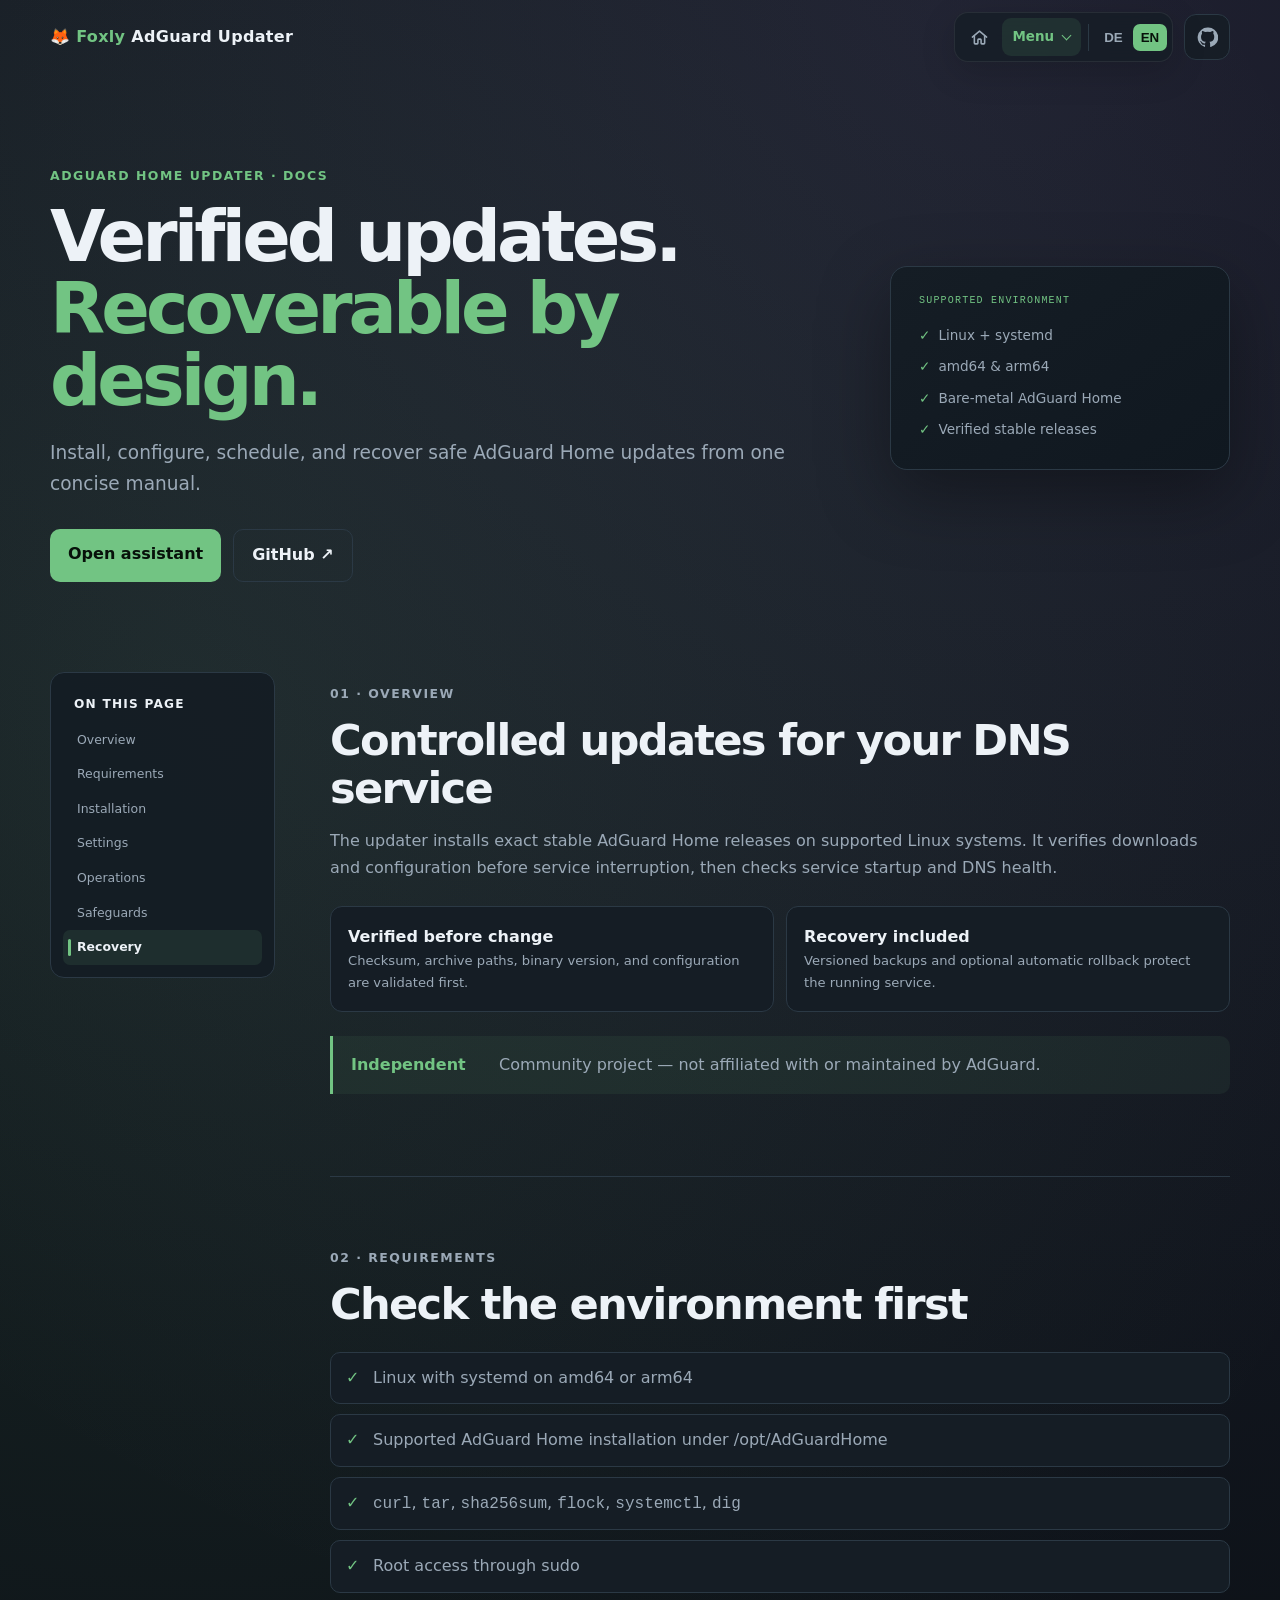
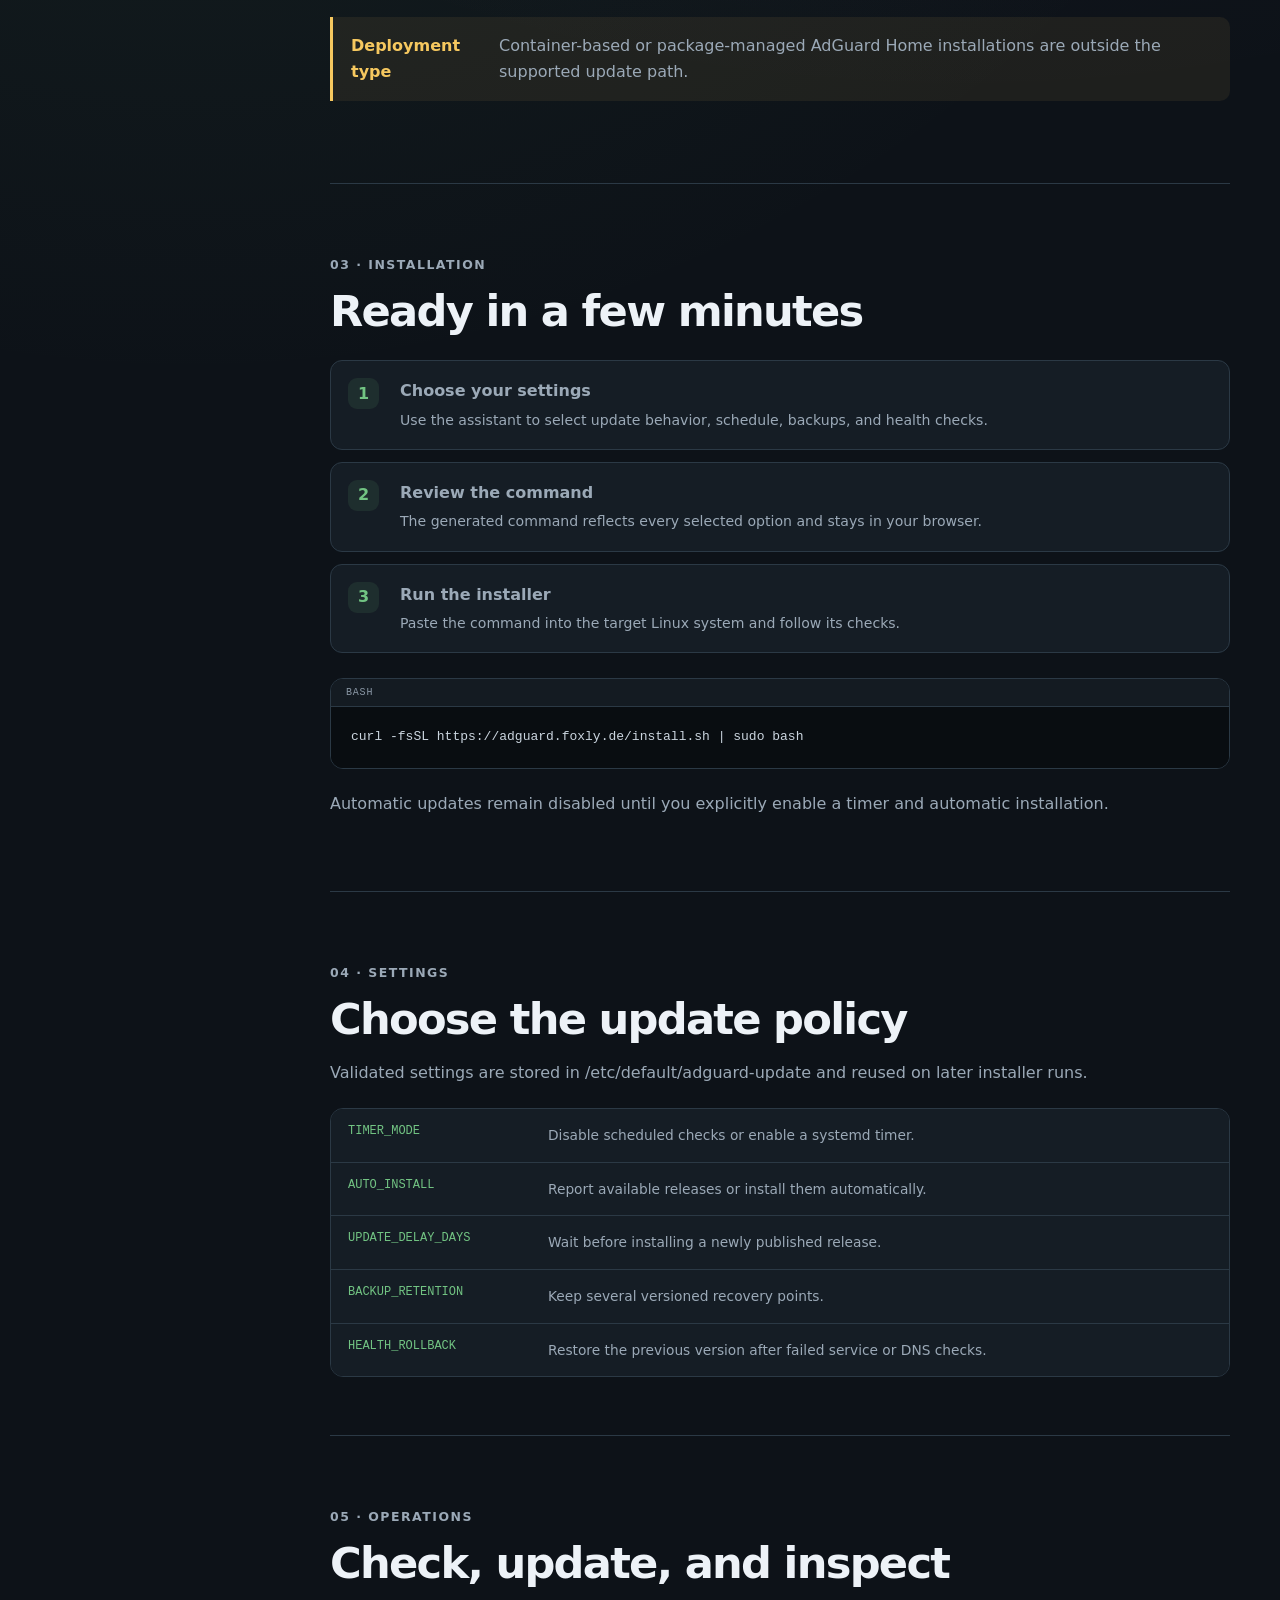
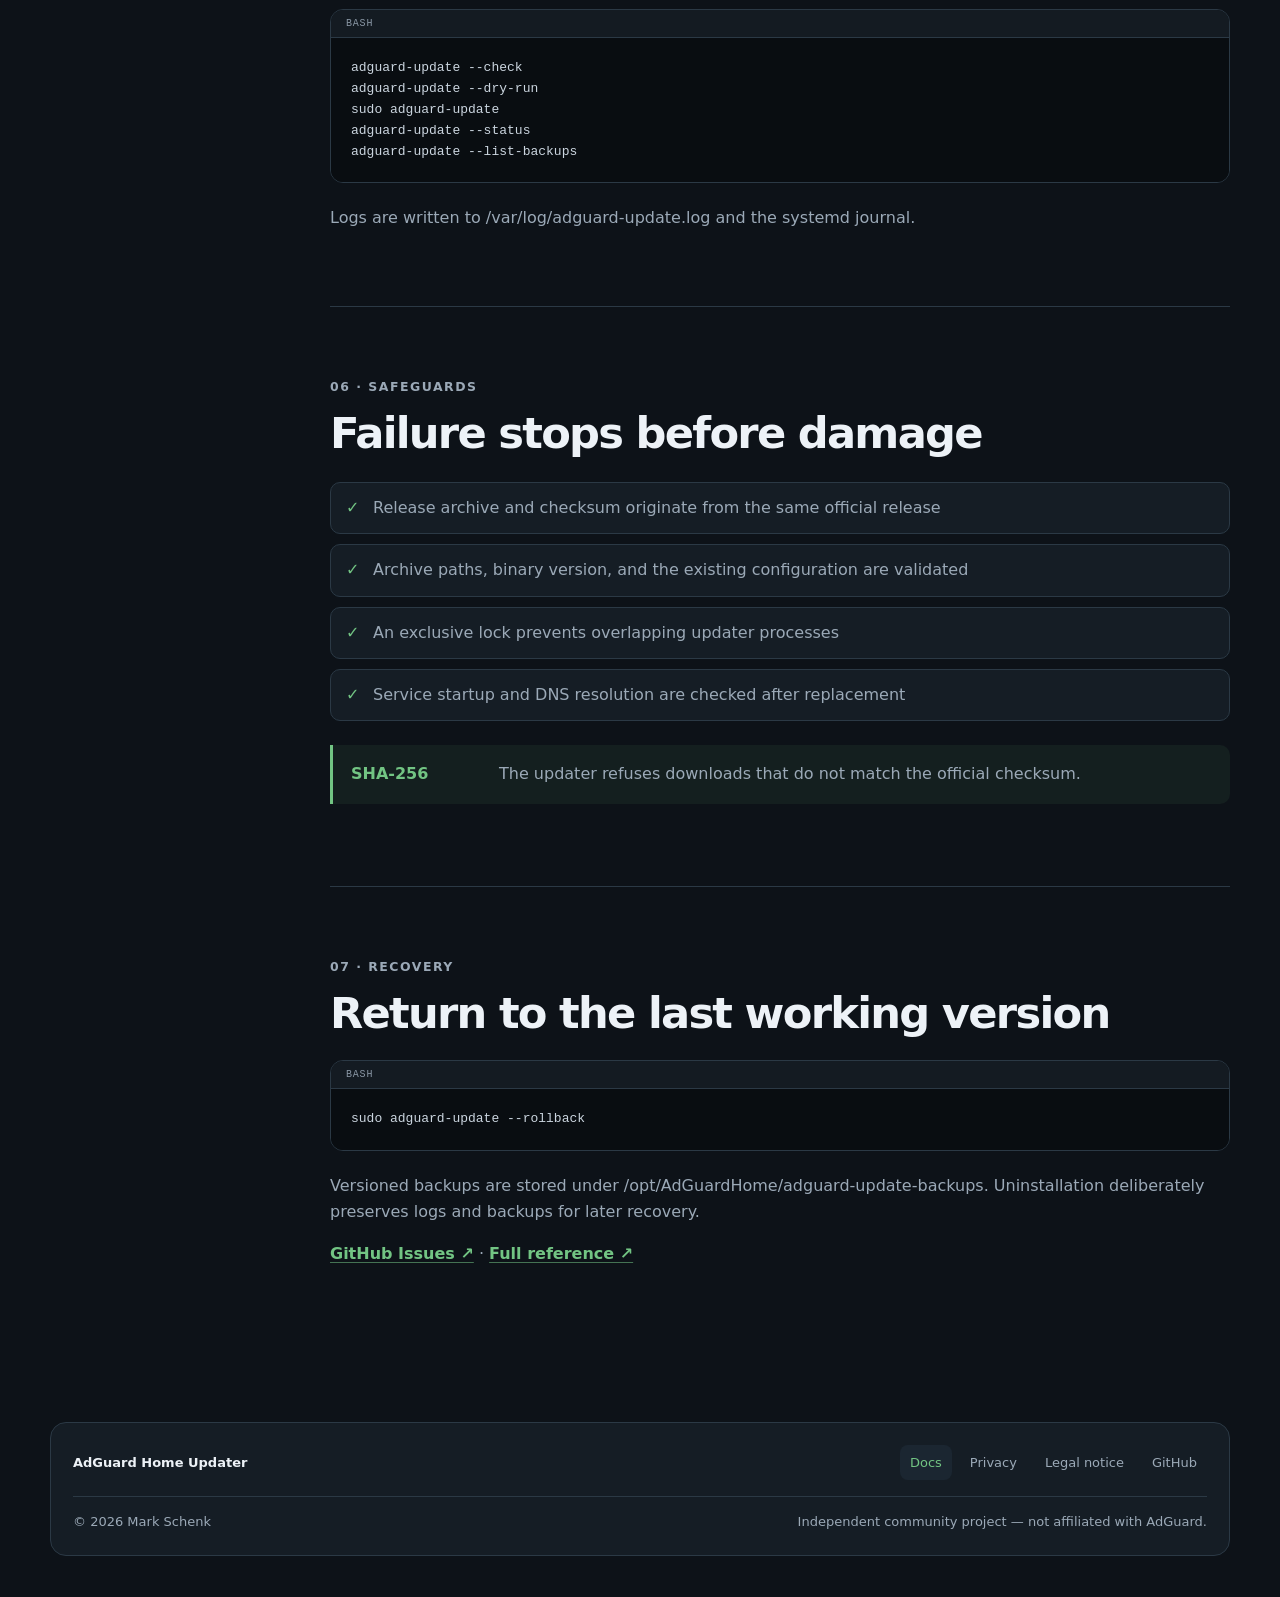
<file: docs/docs.html>
<!doctype html><html lang="en"><head><meta charset="utf-8"><meta name="viewport" content="width=device-width,initial-scale=1"><meta name="description" content="AdGuard Home Updater documentation: installation, configuration, safeguards, operations, and recovery."><meta name="theme-color" content="#0d1218"><link rel="canonical" href="https://adguard.foxly.de/docs.html"><meta property="og:title" content="AdGuard Home Updater Documentation"><meta property="og:description" content="Install and operate verified AdGuard Home updates with rollback."><meta property="og:type" content="website"><meta property="og:url" content="https://adguard.foxly.de/docs.html"><title>AdGuard Home Updater Documentation</title><link rel="stylesheet" href="family-pages.css"></head>
<body data-title-de="AdGuard Home Updater Dokumentation" data-title-en="AdGuard Home Updater Documentation"><a class="skip-link" href="#content">Skip to content</a><div class="container">
<header class="topbar"><a class="brand" href="index.html">🦊 <span>Foxly</span> AdGuard Updater</a><div class="nav-group"><nav class="links" aria-label="Main navigation"><a class="nav-home" href="index.html" aria-label="Home" title="Home"><svg viewBox="0 0 24 24" fill="none" stroke="currentColor" stroke-width="2" stroke-linecap="round" stroke-linejoin="round" aria-hidden="true"><path d="M3 11.5 12 4l9 7.5"/><path d="M5.5 10v9a1 1 0 0 0 1 1H9a1 1 0 0 0 1-1v-4a1 1 0 0 1 1-1h2a1 1 0 0 1 1 1v4a1 1 0 0 0 1 1h2.5a1 1 0 0 0 1-1v-9"/></svg></a><details class="nav-dropdown active"><summary aria-current="page" data-de="Menü" data-en="Menu">Menu</summary><div class="nav-dropdown-menu"><a href="index.html#assistant" data-de="Assistent" data-en="Assistant">Assistant</a><a href="index.html#features" data-de="Features" data-en="Features">Features</a><a href="index.html#project" data-de="Projekt" data-en="Project">Project</a><a class="active" href="docs.html" aria-current="page" data-de="Docs" data-en="Documentation">Documentation</a><a href="https://rootguard.foxly.de/tools.html" data-de="Foxly Tools" data-en="Foxly tools">Foxly tools</a></div></details><div class="language-switch" aria-label="Language"><button class="lang-button" data-language="de">DE</button><button class="lang-button" data-language="en">EN</button></div></nav><a class="github-button" href="https://github.com/foxly-it/adguard-home-updater" target="_blank" rel="noopener noreferrer" aria-label="AdGuard Home Updater on GitHub"><svg viewBox="0 0 24 24" aria-hidden="true"><path d="M12 .7a11.3 11.3 0 0 0-3.6 22c.6.1.8-.2.8-.5v-2c-3.3.7-4-1.4-4-1.4-.5-1.4-1.3-1.8-1.3-1.8-1.1-.7.1-.7.1-.7 1.2.1 1.8 1.2 1.8 1.2 1.1 1.8 2.8 1.3 3.5 1 .1-.8.4-1.3.8-1.6-2.7-.3-5.5-1.3-5.5-5.9 0-1.3.5-2.4 1.2-3.2-.1-.3-.5-1.5.1-3.2 0 0 1-.3 3.3 1.2a11.4 11.4 0 0 1 6 0c2.3-1.5 3.3-1.2 3.3-1.2.6 1.7.2 2.9.1 3.2.8.8 1.1 1.9 1.1 3.2 0 4.6-2.8 5.6-5.5 5.9.4.4.8 1.1.8 2.2v3.3c0 .3.2.6.8.5A11.3 11.3 0 0 0 12 .7Z"/></svg></a></div></header>
<main id="content" class="manual"><section class="hero docs-hero"><div><p class="eyebrow">AdGuard Home Updater · Docs</p><h1 data-en="Verified updates. <em>Recoverable by design.</em>" data-de="Geprüfte Updates. <em>Mit Rückweg.</em>">Verified updates. <em>Recoverable by design.</em></h1><p class="lead" data-en="Install, configure, schedule, and recover safe AdGuard Home updates from one concise manual." data-de="Installation, Konfiguration, Zeitplanung und Wiederherstellung sicherer AdGuard-Home-Updates in einem kompakten Handbuch.">Install, configure, schedule, and recover safe AdGuard Home updates from one concise manual.</p><div class="actions"><a class="button" href="index.html#assistant" data-en="Open assistant" data-de="Assistent öffnen">Open assistant</a><a class="button secondary" href="https://github.com/foxly-it/adguard-home-updater" target="_blank" rel="noopener noreferrer">GitHub ↗</a></div></div><aside class="docs-status"><span data-en="SUPPORTED ENVIRONMENT" data-de="UNTERSTÜTZTE UMGEBUNG">SUPPORTED ENVIRONMENT</span><ul><li>Linux + systemd</li><li>amd64 &amp; arm64</li><li data-en="Bare-metal AdGuard Home" data-de="AdGuard Home als Bare-Metal-Installation">Bare-metal AdGuard Home</li><li data-en="Verified stable releases" data-de="Geprüfte stabile Releases">Verified stable releases</li></ul></aside></section>
<div class="page-layout"><aside class="toc"><strong data-en="On this page" data-de="Auf dieser Seite">On this page</strong><a href="#overview" data-en="Overview" data-de="Überblick">Overview</a><a href="#requirements" data-en="Requirements" data-de="Voraussetzungen">Requirements</a><a href="#install" data-en="Installation" data-de="Installation">Installation</a><a href="#settings" data-en="Settings" data-de="Einstellungen">Settings</a><a href="#operations" data-en="Operations" data-de="Betrieb">Operations</a><a href="#safety" data-en="Safeguards" data-de="Schutzmechanismen">Safeguards</a><a href="#recovery" data-en="Recovery" data-de="Wiederherstellung">Recovery</a></aside><div class="content">
<section id="overview"><p class="eyebrow" data-en="01 · Overview" data-de="01 · Überblick">01 · Overview</p><h2 data-en="Controlled updates for your DNS service" data-de="Kontrollierte Updates für deinen DNS-Dienst">Controlled updates for your DNS service</h2><p data-en="The updater installs exact stable AdGuard Home releases on supported Linux systems. It verifies downloads and configuration before service interruption, then checks service startup and DNS health." data-de="Der Updater installiert exakt bestimmte stabile AdGuard-Home-Releases auf unterstützten Linux-Systemen. Er prüft Downloads und Konfiguration vor der Dienstunterbrechung und kontrolliert danach Dienststart und DNS-Funktion.">The updater installs exact stable AdGuard Home releases on supported Linux systems.</p><div class="manual-cards"><article><b data-en="Verified before change" data-de="Vorher geprüft">Verified before change</b><span data-en="Checksum, archive paths, binary version, and configuration are validated first." data-de="Prüfsumme, Archivpfade, Binary-Version und Konfiguration werden zuerst geprüft.">Checksum, archive paths, binary version, and configuration are validated first.</span></article><article><b data-en="Recovery included" data-de="Wiederherstellung inklusive">Recovery included</b><span data-en="Versioned backups and optional automatic rollback protect the running service." data-de="Versionierte Backups und optionaler automatischer Rollback schützen den laufenden Dienst.">Versioned backups and optional automatic rollback protect the running service.</span></article></div><div class="manual-callout"><b data-en="Independent" data-de="Unabhängig">Independent</b><span data-en="Community project — not affiliated with or maintained by AdGuard." data-de="Community-Projekt – nicht mit AdGuard verbunden und nicht von AdGuard gepflegt.">Community project — not affiliated with or maintained by AdGuard.</span></div></section>
<section id="requirements"><p class="eyebrow" data-en="02 · Requirements" data-de="02 · Voraussetzungen">02 · Requirements</p><h2 data-en="Check the environment first" data-de="Zuerst die Umgebung prüfen">Check the environment first</h2><ul class="checklist"><li data-en="Linux with systemd on amd64 or arm64" data-de="Linux mit systemd auf amd64 oder arm64">Linux with systemd on amd64 or arm64</li><li data-en="Supported AdGuard Home installation under /opt/AdGuardHome" data-de="Unterstützte AdGuard-Home-Installation unter /opt/AdGuardHome">Supported AdGuard Home installation under <code>/opt/AdGuardHome</code></li><li><code>curl</code>, <code>tar</code>, <code>sha256sum</code>, <code>flock</code>, <code>systemctl</code>, <code>dig</code></li><li data-en="Root access through sudo" data-de="Root-Zugriff über sudo">Root access through <code>sudo</code></li></ul><div class="manual-callout warning"><b data-en="Deployment type" data-de="Installationsart">Deployment type</b><span data-en="Container-based or package-managed AdGuard Home installations are outside the supported update path." data-de="Container- oder paketverwaltete AdGuard-Home-Installationen gehören nicht zum unterstützten Update-Pfad.">Container-based or package-managed installations are outside the supported update path.</span></div></section>
<section id="install"><p class="eyebrow" data-en="03 · Installation" data-de="03 · Installation">03 · Installation</p><h2 data-en="Ready in a few minutes" data-de="In wenigen Minuten startklar">Ready in a few minutes</h2><ol class="steps"><li><span>1</span><div><b data-en="Choose your settings" data-de="Einstellungen wählen">Choose your settings</b><p data-en="Use the assistant to select update behavior, schedule, backups, and health checks." data-de="Wähle im Assistenten Update-Verhalten, Zeitplan, Backups und Healthchecks.">Use the assistant to select update behavior, schedule, backups, and health checks.</p></div></li><li><span>2</span><div><b data-en="Review the command" data-de="Befehl prüfen">Review the command</b><p data-en="The generated command reflects every selected option and stays in your browser." data-de="Der erzeugte Befehl bildet jede Auswahl ab und bleibt in deinem Browser.">The generated command reflects every selected option and stays in your browser.</p></div></li><li><span>3</span><div><b data-en="Run the installer" data-de="Installer ausführen">Run the installer</b><p data-en="Paste the command into the target Linux system and follow its checks." data-de="Füge den Befehl auf dem Zielsystem ein und folge den Prüfungen.">Paste the command into the target Linux system and follow its checks.</p></div></li></ol><div class="code-block"><div>bash</div><pre><code>curl -fsSL https://adguard.foxly.de/install.sh | sudo bash</code></pre></div><p data-en="Automatic updates remain disabled until you explicitly enable a timer and automatic installation." data-de="Automatische Updates bleiben deaktiviert, bis du Timer und automatische Installation ausdrücklich aktivierst.">Automatic updates remain disabled until explicitly enabled.</p></section>
<section id="settings"><p class="eyebrow" data-en="04 · Settings" data-de="04 · Einstellungen">04 · Settings</p><h2 data-en="Choose the update policy" data-de="Update-Richtlinie festlegen">Choose the update policy</h2><p data-en="Validated settings are stored in /etc/default/adguard-update and reused on later installer runs." data-de="Validierte Einstellungen liegen unter /etc/default/adguard-update und werden bei späteren Installer-Aufrufen wiederverwendet.">Validated settings are stored in <code>/etc/default/adguard-update</code>.</p><div class="manual-table"><div><code>TIMER_MODE</code><span data-en="Disable scheduled checks or enable a systemd timer." data-de="Geplante Prüfungen deaktivieren oder einen systemd-Timer aktivieren.">Disable scheduled checks or enable a systemd timer.</span></div><div><code>AUTO_INSTALL</code><span data-en="Report available releases or install them automatically." data-de="Verfügbare Releases melden oder automatisch installieren.">Report available releases or install them automatically.</span></div><div><code>UPDATE_DELAY_DAYS</code><span data-en="Wait before installing a newly published release." data-de="Vor der Installation eines neuen Releases warten.">Wait before installing a new release.</span></div><div><code>BACKUP_RETENTION</code><span data-en="Keep several versioned recovery points." data-de="Mehrere versionierte Wiederherstellungspunkte behalten.">Keep several versioned recovery points.</span></div><div><code>HEALTH_ROLLBACK</code><span data-en="Restore the previous version after failed service or DNS checks." data-de="Nach fehlgeschlagenen Dienst- oder DNS-Prüfungen die vorige Version wiederherstellen.">Restore after failed service or DNS checks.</span></div></div></section>
<section id="operations"><p class="eyebrow" data-en="05 · Operations" data-de="05 · Betrieb">05 · Operations</p><h2 data-en="Check, update, and inspect" data-de="Prüfen, aktualisieren und kontrollieren">Check, update, and inspect</h2><div class="code-block"><div>bash</div><pre><code>adguard-update --check
adguard-update --dry-run
sudo adguard-update
adguard-update --status
adguard-update --list-backups</code></pre></div><p data-en="Logs are written to /var/log/adguard-update.log and the systemd journal." data-de="Protokolle liegen unter /var/log/adguard-update.log und im systemd-Journal.">Logs are written to <code>/var/log/adguard-update.log</code> and the systemd journal.</p></section>
<section id="safety"><p class="eyebrow" data-en="06 · Safeguards" data-de="06 · Schutzmechanismen">06 · Safeguards</p><h2 data-en="Failure stops before damage" data-de="Fehler stoppen vor dem Austausch">Failure stops before damage</h2><ul class="checklist"><li data-en="Release archive and checksum originate from the same official release" data-de="Release-Archiv und Prüfsumme stammen aus demselben offiziellen Release">Release archive and checksum originate from the same official release</li><li data-en="Archive paths, binary version, and the existing configuration are validated" data-de="Archivpfade, Binary-Version und bestehende Konfiguration werden validiert">Archive paths, binary version, and configuration are validated</li><li data-en="An exclusive lock prevents overlapping updater processes" data-de="Eine exklusive Sperre verhindert überlappende Updater-Prozesse">An exclusive lock prevents overlapping updater processes</li><li data-en="Service startup and DNS resolution are checked after replacement" data-de="Dienststart und DNS-Auflösung werden nach dem Austausch geprüft">Service startup and DNS resolution are checked after replacement</li></ul><div class="manual-callout"><b>SHA-256</b><span data-en="The updater refuses downloads that do not match the official checksum." data-de="Der Updater lehnt Downloads ab, die nicht zur offiziellen Prüfsumme passen.">The updater refuses downloads that do not match the official checksum.</span></div></section>
<section id="recovery"><p class="eyebrow" data-en="07 · Recovery" data-de="07 · Wiederherstellung">07 · Recovery</p><h2 data-en="Return to the last working version" data-de="Zur letzten funktionierenden Version zurückkehren">Return to the last working version</h2><div class="code-block"><div>bash</div><pre><code>sudo adguard-update --rollback</code></pre></div><p data-en="Versioned backups are stored under /opt/AdGuardHome/adguard-update-backups. Uninstallation deliberately preserves logs and backups for later recovery." data-de="Versionierte Backups liegen unter /opt/AdGuardHome/adguard-update-backups. Bei der Deinstallation bleiben Protokolle und Backups bewusst für eine spätere Wiederherstellung erhalten.">Versioned backups are retained for recovery.</p><p><a href="https://github.com/foxly-it/adguard-home-updater/issues" target="_blank" rel="noopener noreferrer">GitHub Issues ↗</a> · <a href="https://github.com/foxly-it/adguard-home-updater#readme" target="_blank" rel="noopener noreferrer" data-en="Full reference ↗" data-de="Vollständige Referenz ↗">Full reference ↗</a></p></section>
</div></div></main>
<footer class="footer"><div class="footer-main"><div class="footer-brand"><strong>AdGuard Home Updater</strong></div><nav class="footer-links"><a href="docs.html" aria-current="page">Docs</a><a href="privacy.html" data-en="Privacy" data-de="Datenschutz">Privacy</a><a href="imprint.html" data-en="Legal notice" data-de="Impressum">Legal notice</a><a href="https://github.com/foxly-it/adguard-home-updater">GitHub</a></nav></div><div class="footer-bottom"><span>© <span id="copyrightYear"></span> Mark Schenk</span><span data-en="Independent community project — not affiliated with AdGuard." data-de="Unabhängiges Community-Projekt – nicht mit AdGuard verbunden.">Independent community project — not affiliated with AdGuard.</span></div></footer></div><script src="family-pages.js"></script></body></html>
</file>
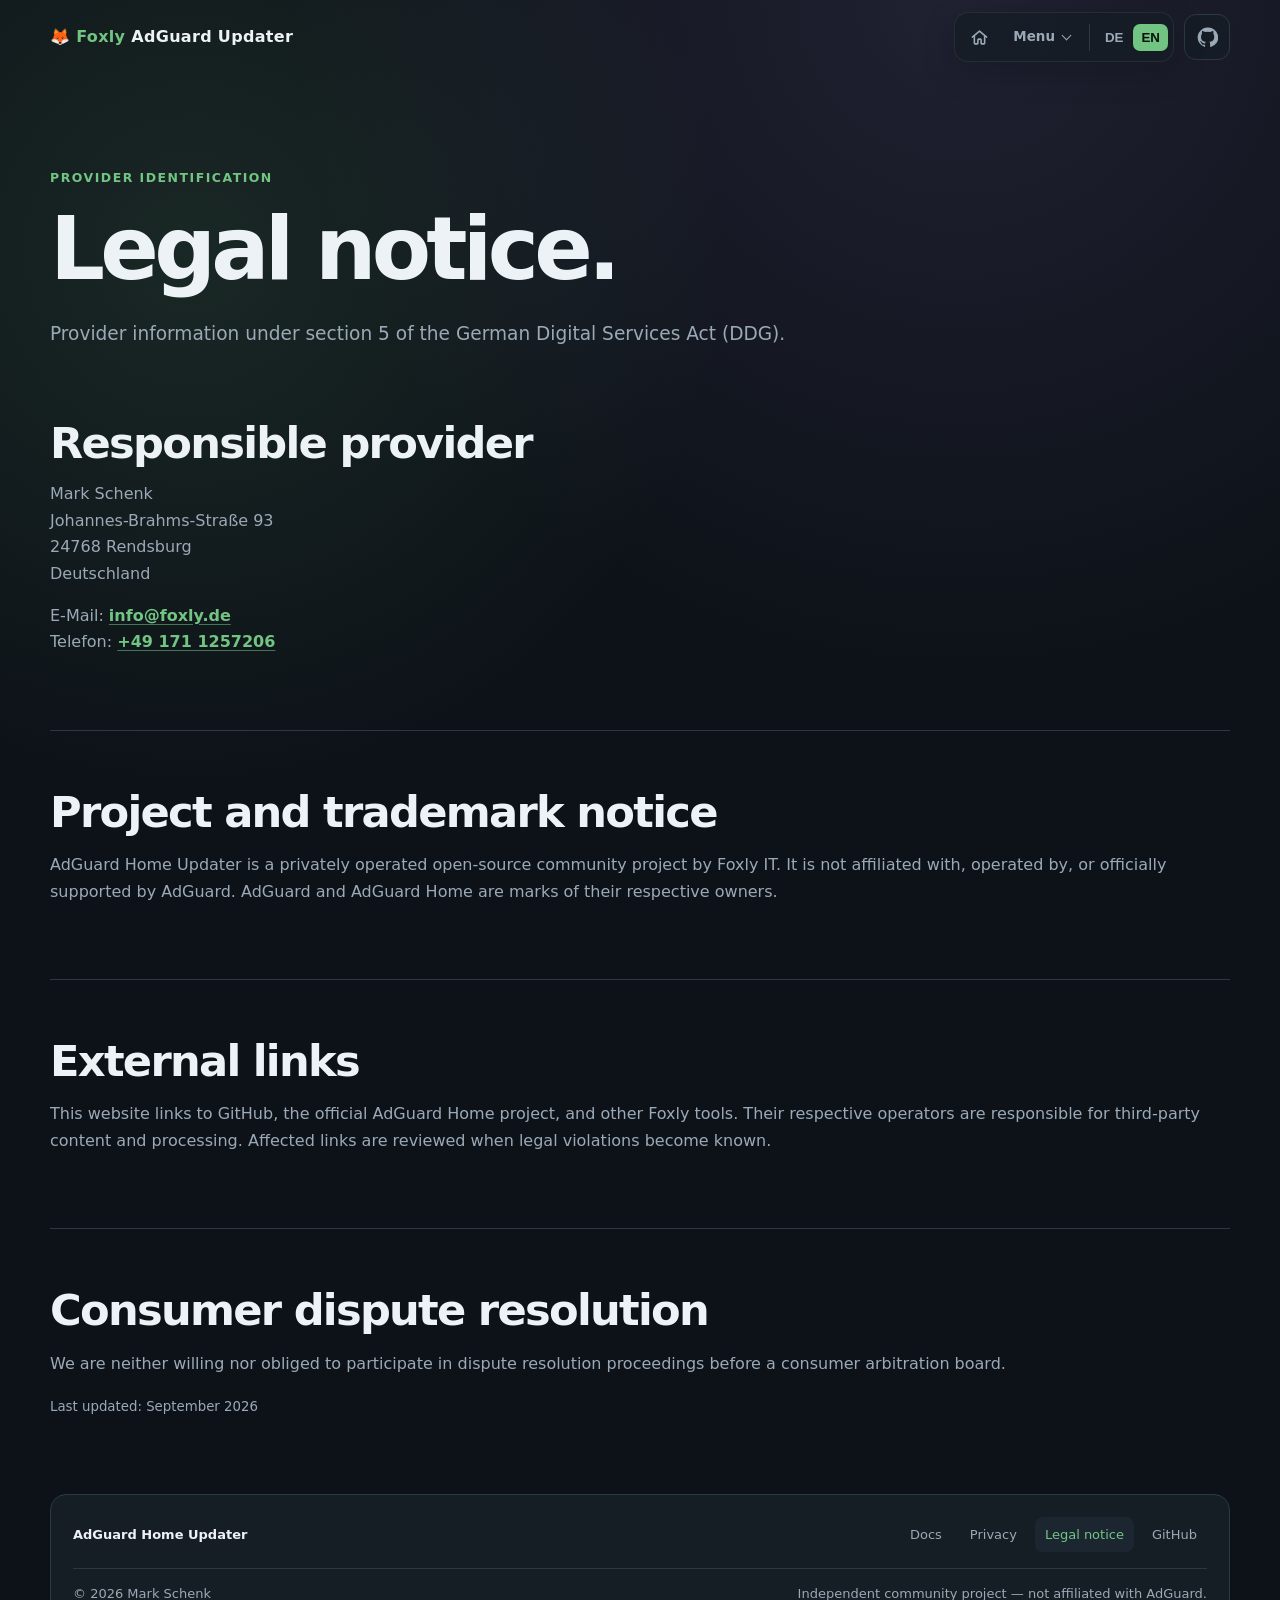
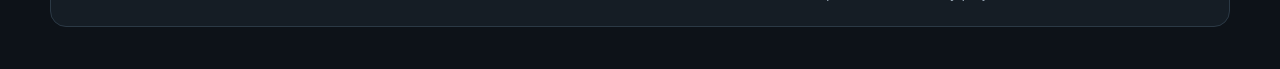
<file: docs/imprint.html>
<!doctype html><html lang="de"><head><meta charset="utf-8"><meta name="viewport" content="width=device-width,initial-scale=1"><meta name="description" content="Impressum der AdGuard-Home-Updater-Projektwebsite."><meta name="theme-color" content="#0d1218"><link rel="canonical" href="https://adguard.foxly.de/imprint.html"><title>Impressum · AdGuard Home Updater</title><link rel="stylesheet" href="family-pages.css"></head>
<body data-title-de="Impressum · AdGuard Home Updater" data-title-en="Legal notice · AdGuard Home Updater"><a class="skip-link" href="#content">Zum Inhalt springen</a><div class="container">
<header class="topbar"><a class="brand" href="index.html">🦊 <span>Foxly</span> AdGuard Updater</a><div class="nav-group"><nav class="links" aria-label="Main navigation"><a class="nav-home" href="index.html" aria-label="Home" title="Home"><svg viewBox="0 0 24 24" fill="none" stroke="currentColor" stroke-width="2" stroke-linecap="round" stroke-linejoin="round" aria-hidden="true"><path d="M3 11.5 12 4l9 7.5"/><path d="M5.5 10v9a1 1 0 0 0 1 1H9a1 1 0 0 0 1-1v-4a1 1 0 0 1 1-1h2a1 1 0 0 1 1 1v4a1 1 0 0 0 1 1h2.5a1 1 0 0 0 1-1v-9"/></svg></a><details class="nav-dropdown"><summary data-de="Menü" data-en="Menu">Menü</summary><div class="nav-dropdown-menu"><a href="index.html#assistant" data-de="Assistent" data-en="Assistant">Assistent</a><a href="index.html#features" data-de="Features" data-en="Features">Features</a><a href="index.html#project" data-de="Projekt" data-en="Project">Projekt</a><a href="docs.html" data-de="Docs" data-en="Documentation">Docs</a><a href="https://rootguard.foxly.de/tools.html" data-de="Foxly Tools" data-en="Foxly tools">Foxly Tools</a></div></details><div class="language-switch"><button class="lang-button" data-language="de">DE</button><button class="lang-button" data-language="en">EN</button></div></nav><a class="github-button" href="https://github.com/foxly-it/adguard-home-updater" target="_blank" rel="noopener noreferrer" aria-label="AdGuard Home Updater on GitHub"><svg viewBox="0 0 24 24" aria-hidden="true"><path d="M12 .7a11.3 11.3 0 0 0-3.6 22c.6.1.8-.2.8-.5v-2c-3.3.7-4-1.4-4-1.4-.5-1.4-1.3-1.8-1.3-1.8-1.1-.7.1-.7.1-.7 1.2.1 1.8 1.2 1.8 1.2 1.1 1.8 2.8 1.3 3.5 1 .1-.8.4-1.3.8-1.6-2.7-.3-5.5-1.3-5.5-5.9 0-1.3.5-2.4 1.2-3.2-.1-.3-.5-1.5.1-3.2 0 0 1-.3 3.3 1.2a11.4 11.4 0 0 1 6 0c2.3-1.5 3.3-1.2 3.3-1.2.6 1.7.2 2.9.1 3.2.8.8 1.1 1.9 1.1 3.2 0 4.6-2.8 5.6-5.5 5.9.4.4.8 1.1.8 2.2v3.3c0 .3.2.6.8.5A11.3 11.3 0 0 0 12 .7Z"/></svg></a></div></header>
<main id="content"><section class="hero"><p class="eyebrow" data-de="Anbieterkennzeichnung" data-en="Provider identification">Anbieterkennzeichnung</p><h1 data-de="Impressum." data-en="Legal notice.">Impressum.</h1><p class="lead" data-de="Angaben gemäß § 5 Digitale-Dienste-Gesetz (DDG)." data-en="Provider information under section 5 of the German Digital Services Act (DDG).">Angaben gemäß § 5 Digitale-Dienste-Gesetz (DDG).</p></section><div class="content">
<section><h2 data-de="Verantwortlicher Anbieter" data-en="Responsible provider">Verantwortlicher Anbieter</h2><address>Mark Schenk<br>Johannes-Brahms-Straße 93<br>24768 Rendsburg<br>Deutschland</address><p>E-Mail: <a href="mailto:info@foxly.de">info@foxly.de</a><br>Telefon: <a href="tel:+491711257206">+49 171 1257206</a></p></section>
<section><h2 data-de="Projekt und Markenhinweis" data-en="Project and trademark notice">Projekt und Markenhinweis</h2><p data-de="Der AdGuard Home Updater ist ein privat betriebenes Open-Source-Community-Projekt von Foxly IT. Er ist nicht mit AdGuard verbunden, wird nicht von AdGuard betrieben und erhält keine offizielle Unterstützung durch AdGuard. AdGuard und AdGuard Home sind Kennzeichen ihrer jeweiligen Rechteinhaber." data-en="AdGuard Home Updater is a privately operated open-source community project by Foxly IT. It is not affiliated with, operated by, or officially supported by AdGuard. AdGuard and AdGuard Home are marks of their respective owners.">Unabhängiges Community-Projekt – nicht mit AdGuard verbunden.</p></section>
<section><h2 data-de="Externe Links" data-en="External links">Externe Links</h2><p data-de="Diese Website verweist auf GitHub, das offizielle AdGuard-Home-Projekt und weitere Foxly-Tools. Für fremde Inhalte und Datenverarbeitung sind die jeweiligen Betreiber verantwortlich. Betroffene Links werden bei bekannt gewordenen Rechtsverletzungen geprüft." data-en="This website links to GitHub, the official AdGuard Home project, and other Foxly tools. Their respective operators are responsible for third-party content and processing. Affected links are reviewed when legal violations become known.">Für externe Angebote sind deren Betreiber verantwortlich.</p></section>
<section><h2 data-de="Verbraucherstreitbeilegung" data-en="Consumer dispute resolution">Verbraucherstreitbeilegung</h2><p data-de="Wir sind nicht bereit oder verpflichtet, an Streitbeilegungsverfahren vor einer Verbraucherschlichtungsstelle teilzunehmen." data-en="We are neither willing nor obliged to participate in dispute resolution proceedings before a consumer arbitration board.">Wir nehmen nicht an Streitbeilegungsverfahren vor einer Verbraucherschlichtungsstelle teil.</p><p><small data-de="Stand: September 2026" data-en="Last updated: September 2026">Stand: September 2026</small></p></section></div></main>
<footer class="footer"><div class="footer-main"><div class="footer-brand"><strong>AdGuard Home Updater</strong></div><nav class="footer-links"><a href="docs.html">Docs</a><a href="privacy.html" data-en="Privacy" data-de="Datenschutz">Datenschutz</a><a href="imprint.html" aria-current="page" data-en="Legal notice" data-de="Impressum">Impressum</a><a href="https://github.com/foxly-it/adguard-home-updater">GitHub</a></nav></div><div class="footer-bottom"><span>© <span id="copyrightYear"></span> Mark Schenk</span><span data-en="Independent community project — not affiliated with AdGuard." data-de="Unabhängiges Community-Projekt – nicht mit AdGuard verbunden.">Unabhängiges Community-Projekt – nicht mit AdGuard verbunden.</span></div></footer>
</div><script src="family-pages.js"></script></body></html>
</file>
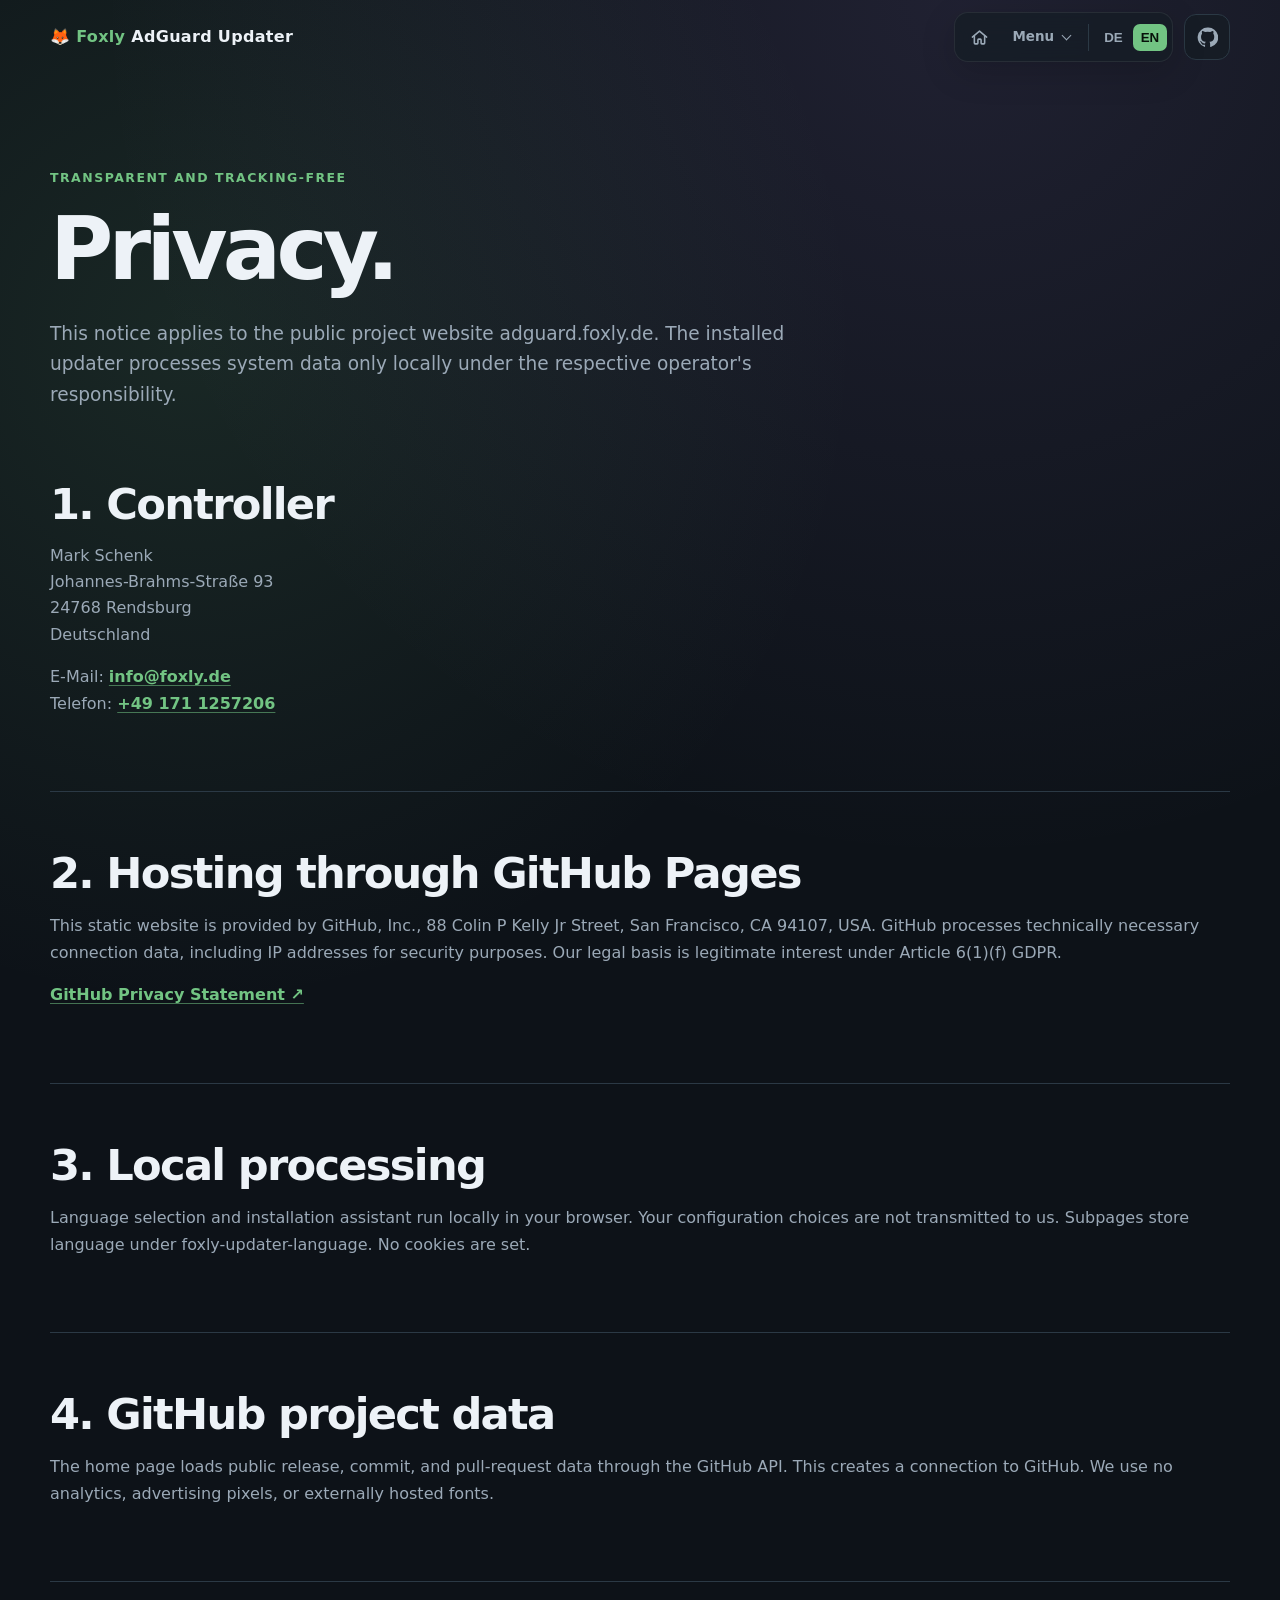
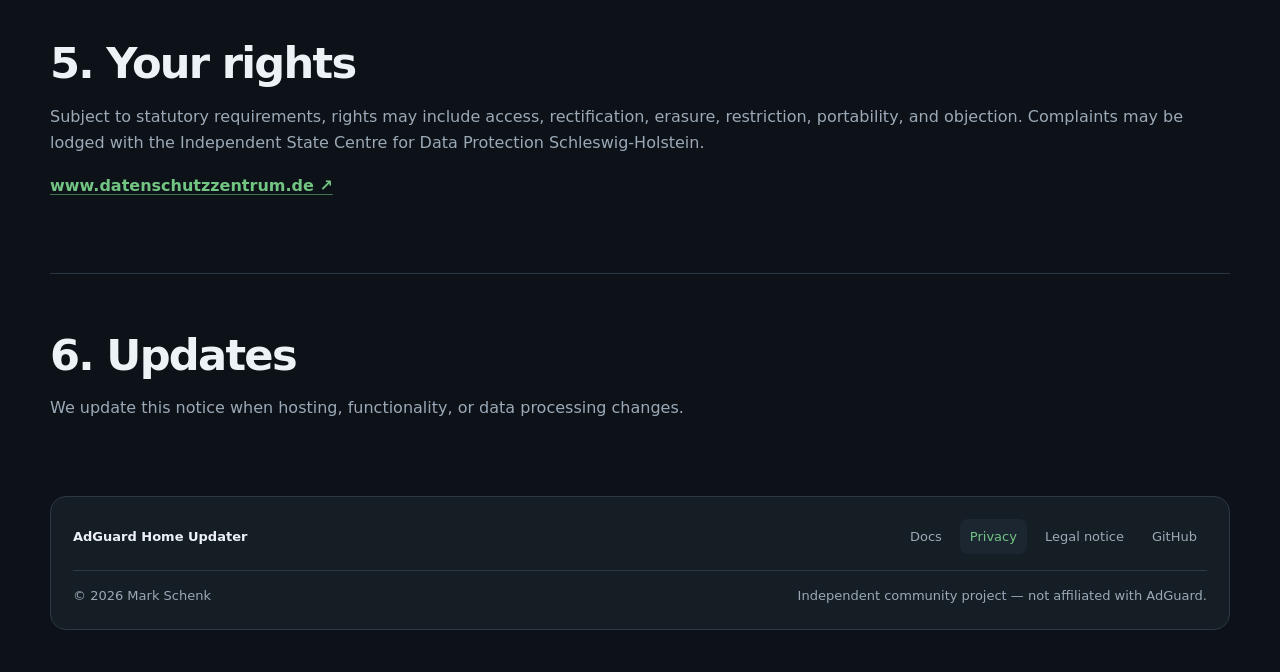
<file: docs/privacy.html>
<!doctype html><html lang="de"><head><meta charset="utf-8"><meta name="viewport" content="width=device-width,initial-scale=1"><meta name="description" content="Datenschutzerklärung für die AdGuard-Home-Updater-Projektwebsite."><meta name="theme-color" content="#0d1218"><link rel="canonical" href="https://adguard.foxly.de/privacy.html"><title>Datenschutz · AdGuard Home Updater</title><link rel="stylesheet" href="family-pages.css"></head>
<body data-title-de="Datenschutz · AdGuard Home Updater" data-title-en="Privacy · AdGuard Home Updater"><a class="skip-link" href="#content">Zum Inhalt springen</a><div class="container">
<header class="topbar"><a class="brand" href="index.html">🦊 <span>Foxly</span> AdGuard Updater</a><div class="nav-group"><nav class="links" aria-label="Main navigation"><a class="nav-home" href="index.html" aria-label="Home" title="Home"><svg viewBox="0 0 24 24" fill="none" stroke="currentColor" stroke-width="2" stroke-linecap="round" stroke-linejoin="round" aria-hidden="true"><path d="M3 11.5 12 4l9 7.5"/><path d="M5.5 10v9a1 1 0 0 0 1 1H9a1 1 0 0 0 1-1v-4a1 1 0 0 1 1-1h2a1 1 0 0 1 1 1v4a1 1 0 0 0 1 1h2.5a1 1 0 0 0 1-1v-9"/></svg></a><details class="nav-dropdown"><summary data-de="Menü" data-en="Menu">Menü</summary><div class="nav-dropdown-menu"><a href="index.html#assistant" data-de="Assistent" data-en="Assistant">Assistent</a><a href="index.html#features" data-de="Features" data-en="Features">Features</a><a href="index.html#project" data-de="Projekt" data-en="Project">Projekt</a><a href="docs.html" data-de="Docs" data-en="Documentation">Docs</a><a href="https://rootguard.foxly.de/tools.html" data-de="Foxly Tools" data-en="Foxly tools">Foxly Tools</a></div></details><div class="language-switch"><button class="lang-button" data-language="de">DE</button><button class="lang-button" data-language="en">EN</button></div></nav><a class="github-button" href="https://github.com/foxly-it/adguard-home-updater" target="_blank" rel="noopener noreferrer" aria-label="AdGuard Home Updater on GitHub"><svg viewBox="0 0 24 24" aria-hidden="true"><path d="M12 .7a11.3 11.3 0 0 0-3.6 22c.6.1.8-.2.8-.5v-2c-3.3.7-4-1.4-4-1.4-.5-1.4-1.3-1.8-1.3-1.8-1.1-.7.1-.7.1-.7 1.2.1 1.8 1.2 1.8 1.2 1.1 1.8 2.8 1.3 3.5 1 .1-.8.4-1.3.8-1.6-2.7-.3-5.5-1.3-5.5-5.9 0-1.3.5-2.4 1.2-3.2-.1-.3-.5-1.5.1-3.2 0 0 1-.3 3.3 1.2a11.4 11.4 0 0 1 6 0c2.3-1.5 3.3-1.2 3.3-1.2.6 1.7.2 2.9.1 3.2.8.8 1.1 1.9 1.1 3.2 0 4.6-2.8 5.6-5.5 5.9.4.4.8 1.1.8 2.2v3.3c0 .3.2.6.8.5A11.3 11.3 0 0 0 12 .7Z"/></svg></a></div></header>
<main id="content"><section class="hero"><p class="eyebrow" data-de="Transparent und ohne Tracking" data-en="Transparent and tracking-free">Transparent und ohne Tracking</p><h1 data-de="Datenschutz." data-en="Privacy.">Datenschutz.</h1><p class="lead" data-de="Diese Erklärung gilt für die öffentliche Projektwebsite adguard.foxly.de. Der installierte Updater verarbeitet Systemdaten ausschließlich lokal unter Verantwortung des jeweiligen Betreibers." data-en="This notice applies to the public project website adguard.foxly.de. The installed updater processes system data only locally under the respective operator's responsibility.">Diese Erklärung gilt für adguard.foxly.de.</p></section><div class="content">
<section><h2 data-de="1. Verantwortlicher" data-en="1. Controller">1. Verantwortlicher</h2><address>Mark Schenk<br>Johannes-Brahms-Straße 93<br>24768 Rendsburg<br>Deutschland</address><p>E-Mail: <a href="mailto:info@foxly.de">info@foxly.de</a><br>Telefon: <a href="tel:+491711257206">+49 171 1257206</a></p></section>
<section><h2 data-de="2. Hosting über GitHub Pages" data-en="2. Hosting through GitHub Pages">2. Hosting über GitHub Pages</h2><p data-de="Diese statische Website wird durch GitHub, Inc., 88 Colin P Kelly Jr Street, San Francisco, CA 94107, USA, bereitgestellt. GitHub verarbeitet beim Abruf technisch erforderliche Verbindungsdaten, einschließlich IP-Adressen zu Sicherheitszwecken. Grundlage ist unser berechtigtes Interesse gemäß Art. 6 Abs. 1 lit. f DSGVO." data-en="This static website is provided by GitHub, Inc., 88 Colin P Kelly Jr Street, San Francisco, CA 94107, USA. GitHub processes technically necessary connection data, including IP addresses for security purposes. Our legal basis is legitimate interest under Article 6(1)(f) GDPR.">Diese statische Website wird über GitHub Pages bereitgestellt.</p><p><a href="https://docs.github.com/en/site-policy/privacy-policies/github-general-privacy-statement">GitHub Privacy Statement ↗</a></p></section>
<section><h2 data-de="3. Lokale Verarbeitung" data-en="3. Local processing">3. Lokale Verarbeitung</h2><p data-de="Sprachauswahl und Installationsassistent arbeiten lokal im Browser. Deine Konfigurationsauswahl wird nicht an uns übertragen. Die Unterseiten speichern die Sprache unter foxly-updater-language. Es werden keine Cookies gesetzt." data-en="Language selection and installation assistant run locally in your browser. Your configuration choices are not transmitted to us. Subpages store language under foxly-updater-language. No cookies are set.">Assistent und Spracheinstellungen werden lokal verarbeitet.</p></section>
<section><h2 data-de="4. GitHub-Projektdaten" data-en="4. GitHub project data">4. GitHub-Projektdaten</h2><p data-de="Die Startseite lädt öffentliche Release-, Commit- und Pull-Request-Daten über die GitHub-API. Dadurch entsteht beim Aufruf eine Verbindung zu GitHub. Wir verwenden keine Webanalyse, Werbe-Pixel oder extern geladenen Schriftarten." data-en="The home page loads public release, commit, and pull-request data through the GitHub API. This creates a connection to GitHub. We use no analytics, advertising pixels, or externally hosted fonts.">Die Startseite lädt öffentliche Projektdaten über GitHub.</p></section>
<section><h2 data-de="5. Deine Rechte" data-en="5. Your rights">5. Deine Rechte</h2><p data-de="Im Rahmen der gesetzlichen Voraussetzungen bestehen insbesondere Rechte auf Auskunft, Berichtigung, Löschung, Einschränkung, Datenübertragbarkeit und Widerspruch. Beschwerden sind beim Unabhängigen Landeszentrum für Datenschutz Schleswig-Holstein möglich." data-en="Subject to statutory requirements, rights may include access, rectification, erasure, restriction, portability, and objection. Complaints may be lodged with the Independent State Centre for Data Protection Schleswig-Holstein.">Es gelten die gesetzlichen Datenschutzrechte.</p><p><a href="https://www.datenschutzzentrum.de/">www.datenschutzzentrum.de ↗</a></p></section>
<section><h2 data-de="6. Aktualität" data-en="6. Updates">6. Aktualität</h2><p data-de="Wir aktualisieren diese Erklärung bei Änderungen an Hosting, Funktionen oder Datenverarbeitung." data-en="We update this notice when hosting, functionality, or data processing changes.">Stand: September 2026</p></section></div></main>
<footer class="footer"><div class="footer-main"><div class="footer-brand"><strong>AdGuard Home Updater</strong></div><nav class="footer-links"><a href="docs.html">Docs</a><a href="privacy.html" aria-current="page" data-en="Privacy" data-de="Datenschutz">Datenschutz</a><a href="imprint.html" data-en="Legal notice" data-de="Impressum">Impressum</a><a href="https://github.com/foxly-it/adguard-home-updater">GitHub</a></nav></div><div class="footer-bottom"><span>© <span id="copyrightYear"></span> Mark Schenk</span><span data-en="Independent community project — not affiliated with AdGuard." data-de="Unabhängiges Community-Projekt – nicht mit AdGuard verbunden.">Unabhängiges Community-Projekt – nicht mit AdGuard verbunden.</span></div></footer>
</div><script src="family-pages.js"></script></body></html>
</file>
<file: docs/family-pages.css>
:root{--bg:#0d1218;--panel:#151d25;--soft:#1b2631;--border:#2b3945;--text:#edf2f7;--muted:#9ba9b7;--green:#72c483;--purple:#a98bea;--yellow:#f6c85f;--shadow:0 24px 70px rgba(0,0,0,.35)}
*{box-sizing:border-box}html{scroll-behavior:smooth}body{margin:0;background:radial-gradient(circle at 75% 0,rgba(169,139,234,.12),transparent 35%),radial-gradient(circle at 15% 15%,rgba(114,196,131,.12),transparent 30%),var(--bg);color:var(--text);font:16px/1.65 Inter,ui-sans-serif,system-ui,-apple-system,BlinkMacSystemFont,"Segoe UI",sans-serif}.container{width:min(1180px,calc(100% - 40px));margin:auto}.skip-link{position:fixed;z-index:50;top:10px;left:10px;transform:translateY(-150%);padding:9px 13px;border-radius:8px;background:var(--green);color:#07110a;font-weight:800}.skip-link:focus{transform:none}.topbar{min-height:74px;display:flex;align-items:center;justify-content:space-between;gap:20px}.brand{color:var(--text);font-weight:800;letter-spacing:.02em;text-decoration:none}.brand span{color:var(--green)}
.nav-group,.links,.language-switch{display:flex;align-items:center;gap:10px}.links{gap:4px;border:1px solid rgba(255,255,255,.07);border-radius:14px;background:rgba(21,29,37,.74);padding:5px;box-shadow:0 10px 35px rgba(0,0,0,.16);backdrop-filter:blur(14px)}.links>a,.nav-dropdown>summary{display:flex;align-items:center;min-height:38px;margin:0!important;border-radius:9px;color:var(--muted);padding:7px 11px;text-decoration:none;font-size:.84rem;font-weight:700;white-space:nowrap;transition:background .18s ease,color .18s ease}.links>a:hover,.links>a:focus-visible,.nav-dropdown>summary:hover,.nav-dropdown>summary:focus-visible{background:var(--soft);color:var(--text);outline:none}.links>a.active,.nav-dropdown.active>summary{background:rgba(114,196,131,.11);color:var(--green);font-weight:800}.nav-home{justify-content:center;width:38px;height:38px;flex:0 0 auto;padding:0!important}.nav-home svg{width:19px;height:19px}.nav-dropdown{position:relative}.nav-dropdown>summary{cursor:pointer;list-style:none}.nav-dropdown>summary::-webkit-details-marker{display:none}.nav-dropdown>summary::after{width:6px;height:6px;margin:-3px 1px 0 8px;border-right:1.5px solid currentColor;border-bottom:1.5px solid currentColor;content:"";transform:rotate(45deg);transition:transform .18s ease}.nav-dropdown[open]>summary::after{margin-top:3px;transform:rotate(225deg)}.nav-dropdown-menu{position:absolute;z-index:30;top:calc(100% + 9px);left:0;display:grid;min-width:210px;max-width:calc(100vw - 40px);overflow:hidden;border:1px solid var(--border);border-radius:13px;background:rgba(15,22,29,.98);padding:6px;box-shadow:0 24px 65px rgba(0,0,0,.42)}.nav-dropdown-menu a{border-radius:8px;color:var(--muted);padding:9px 11px;text-decoration:none;font-size:.8rem;white-space:nowrap}.nav-dropdown-menu a:hover,.nav-dropdown-menu a:focus-visible{background:var(--soft);color:var(--text);outline:none}.nav-dropdown-menu a.active{background:rgba(114,196,131,.1);color:var(--green)}.links .language-switch{gap:2px;margin-left:3px;border-left:1px solid var(--border);padding-left:7px}.lang-button{border:0;border-radius:7px;background:transparent;color:var(--muted);padding:6px 8px;cursor:pointer;font-weight:800}.lang-button.active{background:var(--green);color:#07110a}.github-button{display:grid;width:46px;height:46px;flex:0 0 46px;place-items:center;border:1px solid var(--border);border-radius:12px;background:rgba(21,29,37,.78);color:var(--muted);text-decoration:none}.github-button:hover,.github-button:focus-visible{background:var(--soft);color:var(--green);outline:none}.github-button svg{width:21px;height:21px;fill:currentColor}
.hero{padding:82px 0 52px}.eyebrow{color:var(--green);font-size:.78rem;font-weight:800;letter-spacing:.12em;text-transform:uppercase}h1{max-width:850px;margin:.2em 0 .3em;font-size:clamp(2.8rem,7vw,5.4rem);line-height:1;letter-spacing:-.055em}h1 em{color:var(--green);font-style:normal}.lead{max-width:760px;color:var(--muted);font-size:1.16rem}h2{margin:0 0 10px;font-size:clamp(1.45rem,3vw,2.15rem);letter-spacing:-.025em}h3{margin:1.3em 0 .35em}a{color:var(--green)}address{color:var(--muted);font-style:normal}.content p,.content li{color:var(--muted)}pre{overflow:auto;margin:16px 0 0;padding:18px;border:1px solid var(--border);border-radius:10px;background:#090d11;color:#cbd5df;font:13px/1.6 "SFMono-Regular",Consolas,monospace}.note{padding:14px 16px;border-left:3px solid var(--purple);background:rgba(169,139,234,.08)}
.page-layout{display:grid;grid-template-columns:225px minmax(0,1fr);gap:55px;align-items:start;padding:0 0 80px}.toc{position:sticky;top:18px;display:grid;max-height:calc(100vh - 36px);overflow:auto;border:1px solid var(--border);border-radius:14px;background:rgba(21,29,37,.94);padding:12px}.toc strong{margin:0;padding:9px 11px;color:var(--text);font-size:.76rem;text-transform:uppercase;letter-spacing:.1em}.toc a{position:relative;border-radius:7px;color:var(--muted);padding:7px 11px 7px 14px;text-decoration:none;font-size:.78rem;transition:background .18s ease,color .18s ease}.toc a:hover,.toc a:focus-visible{background:var(--soft);color:var(--text)}.toc a.current{background:rgba(114,196,131,.1);color:var(--text);font-weight:750}.toc a.current::before{position:absolute;top:9px;bottom:9px;left:5px;width:3px;border-radius:3px;background:var(--green);content:""}.content{display:block;min-width:0}.content section{scroll-margin-top:20px;padding:58px 0;border-top:1px solid var(--border)}.content section:first-child{padding-top:0;border-top:0}.content h2{margin:0 0 14px;font-size:clamp(1.9rem,3.5vw,2.7rem);line-height:1.1;letter-spacing:-.04em}.content a{font-weight:700;text-decoration-color:rgba(114,196,131,.55);text-underline-offset:.2em}.content a:hover,.content a:focus-visible{color:var(--text);text-decoration-color:var(--green)}
.docs-hero{display:grid;grid-template-columns:minmax(0,1fr) 340px;gap:70px;align-items:center;padding:80px 0 90px}.docs-hero h1{font-size:clamp(3rem,5.6vw,4.9rem)}.docs-status{display:grid;gap:10px;border:1px solid var(--border);border-radius:17px;background:linear-gradient(145deg,var(--panel),#101820);padding:28px;box-shadow:var(--shadow)}.docs-status>span{color:var(--green);font:10px "SFMono-Regular",Consolas,monospace;letter-spacing:.12em}.docs-status ul{display:grid;gap:9px;margin:8px 0 0;padding:0;list-style:none}.docs-status li{display:flex;gap:8px;color:var(--muted);font-size:.85rem}.docs-status li::before{content:"✓";color:var(--green);font-weight:900}.actions{display:flex;gap:12px;flex-wrap:wrap;margin-top:30px}.button{display:inline-block;border-radius:10px;background:var(--green);color:#07110a;padding:12px 18px;text-decoration:none;font-weight:850}.button.secondary{border:1px solid var(--border);background:transparent;color:var(--text)}.button:hover,.button:focus-visible{filter:brightness(1.08)}.manual-cards{display:grid;grid-template-columns:1fr 1fr;gap:12px;margin-top:25px}.manual-cards article{display:grid;border:1px solid var(--border);border-radius:12px;background:var(--panel);padding:17px}.manual-cards span{color:var(--muted);font-size:.82rem}.checklist{display:grid;gap:10px;margin:24px 0;padding:0;list-style:none}.checklist li{position:relative;border:1px solid var(--border);border-radius:10px;background:var(--panel);padding:12px 14px 12px 42px;color:var(--muted)}.checklist li::before{position:absolute;left:15px;content:"✓";color:var(--green);font-weight:900}.steps{display:grid;gap:12px;margin:25px 0;padding:0;list-style:none}.steps li{display:grid;grid-template-columns:38px 1fr;gap:14px;border:1px solid var(--border);border-radius:12px;background:var(--panel);padding:17px}.steps li>span{display:grid;width:31px;height:31px;place-items:center;border-radius:9px;background:rgba(114,196,131,.1);color:var(--green);font-weight:900}.steps li>div{display:grid;gap:4px}.steps p{margin:0;color:var(--muted);font-size:.88rem}.code-block{margin:22px 0;overflow:hidden;border:1px solid var(--border);border-radius:13px;background:#090e13}.code-block>div{border-bottom:1px solid var(--border);background:#141b22;padding:8px 15px;color:#8a97a5;font:10px "SFMono-Regular",Consolas,monospace;text-transform:uppercase;letter-spacing:.08em}.code-block pre{overflow-x:hidden;margin:0;border:0;border-radius:0;padding:20px;white-space:pre-wrap;overflow-wrap:anywhere;word-break:break-word}.manual-callout{display:flex;gap:18px;margin:24px 0;border-left:3px solid var(--green);border-radius:0 10px 10px 0;background:rgba(114,196,131,.07);padding:16px 18px}.manual-callout b{flex:0 0 130px;color:var(--green)}.manual-callout span{color:var(--muted)}.manual-callout.warning{border-left-color:var(--yellow);background:rgba(246,200,95,.07)}.manual-callout.warning b{color:var(--yellow)}.manual-table{display:grid;margin-top:22px;overflow:hidden;border:1px solid var(--border);border-radius:13px}.manual-table>div{display:grid;grid-template-columns:180px 1fr;gap:20px;padding:15px 17px;background:var(--panel)}.manual-table>div+div{border-top:1px solid var(--border)}.manual-table span{color:var(--muted);font-size:.86rem}.manual-table code{color:var(--green);font:12px "SFMono-Regular",Consolas,monospace}
.footer{margin:0 0 42px;padding:22px;border:1px solid var(--border);border-radius:16px;background:var(--panel);color:var(--muted);font-size:13px}.footer-main,.footer-bottom{display:flex;justify-content:space-between;align-items:center;gap:18px}.footer-brand strong{display:block;color:var(--text)}.footer-links{display:flex;gap:8px;flex-wrap:wrap}.footer-links a{padding:7px 10px;border-radius:8px;color:var(--muted);text-decoration:none}.footer-links a:hover,.footer-links a[aria-current=page]{background:var(--soft);color:var(--green)}.footer-bottom{margin-top:16px;padding-top:14px;border-top:1px solid var(--border)}
@media(max-width:1000px){.docs-hero{grid-template-columns:1fr;gap:35px}.page-layout{grid-template-columns:1fr}.toc{position:static;grid-template-columns:repeat(3,1fr);max-height:none}}
@media(max-width:900px){.topbar{align-items:flex-start;flex-wrap:wrap;padding:12px 0}.nav-group{width:100%}.hero:not(.docs-hero){padding-top:48px}}
@media(max-width:600px){.container{width:calc(100% - 24px)}.links a{padding:7px}.github-button{width:44px;height:44px;flex-basis:44px}.docs-hero{padding:45px 0 60px}.toc{grid-template-columns:1fr 1fr}.content section{padding:45px 0}.manual-cards{grid-template-columns:1fr}.manual-callout{display:grid;gap:5px}.manual-callout b{flex:auto}.manual-table>div{grid-template-columns:1fr;gap:5px}.actions{display:grid}.button{text-align:center}.footer-main,.footer-bottom{align-items:flex-start;flex-direction:column}.footer-links{flex-direction:column}}
</file>
